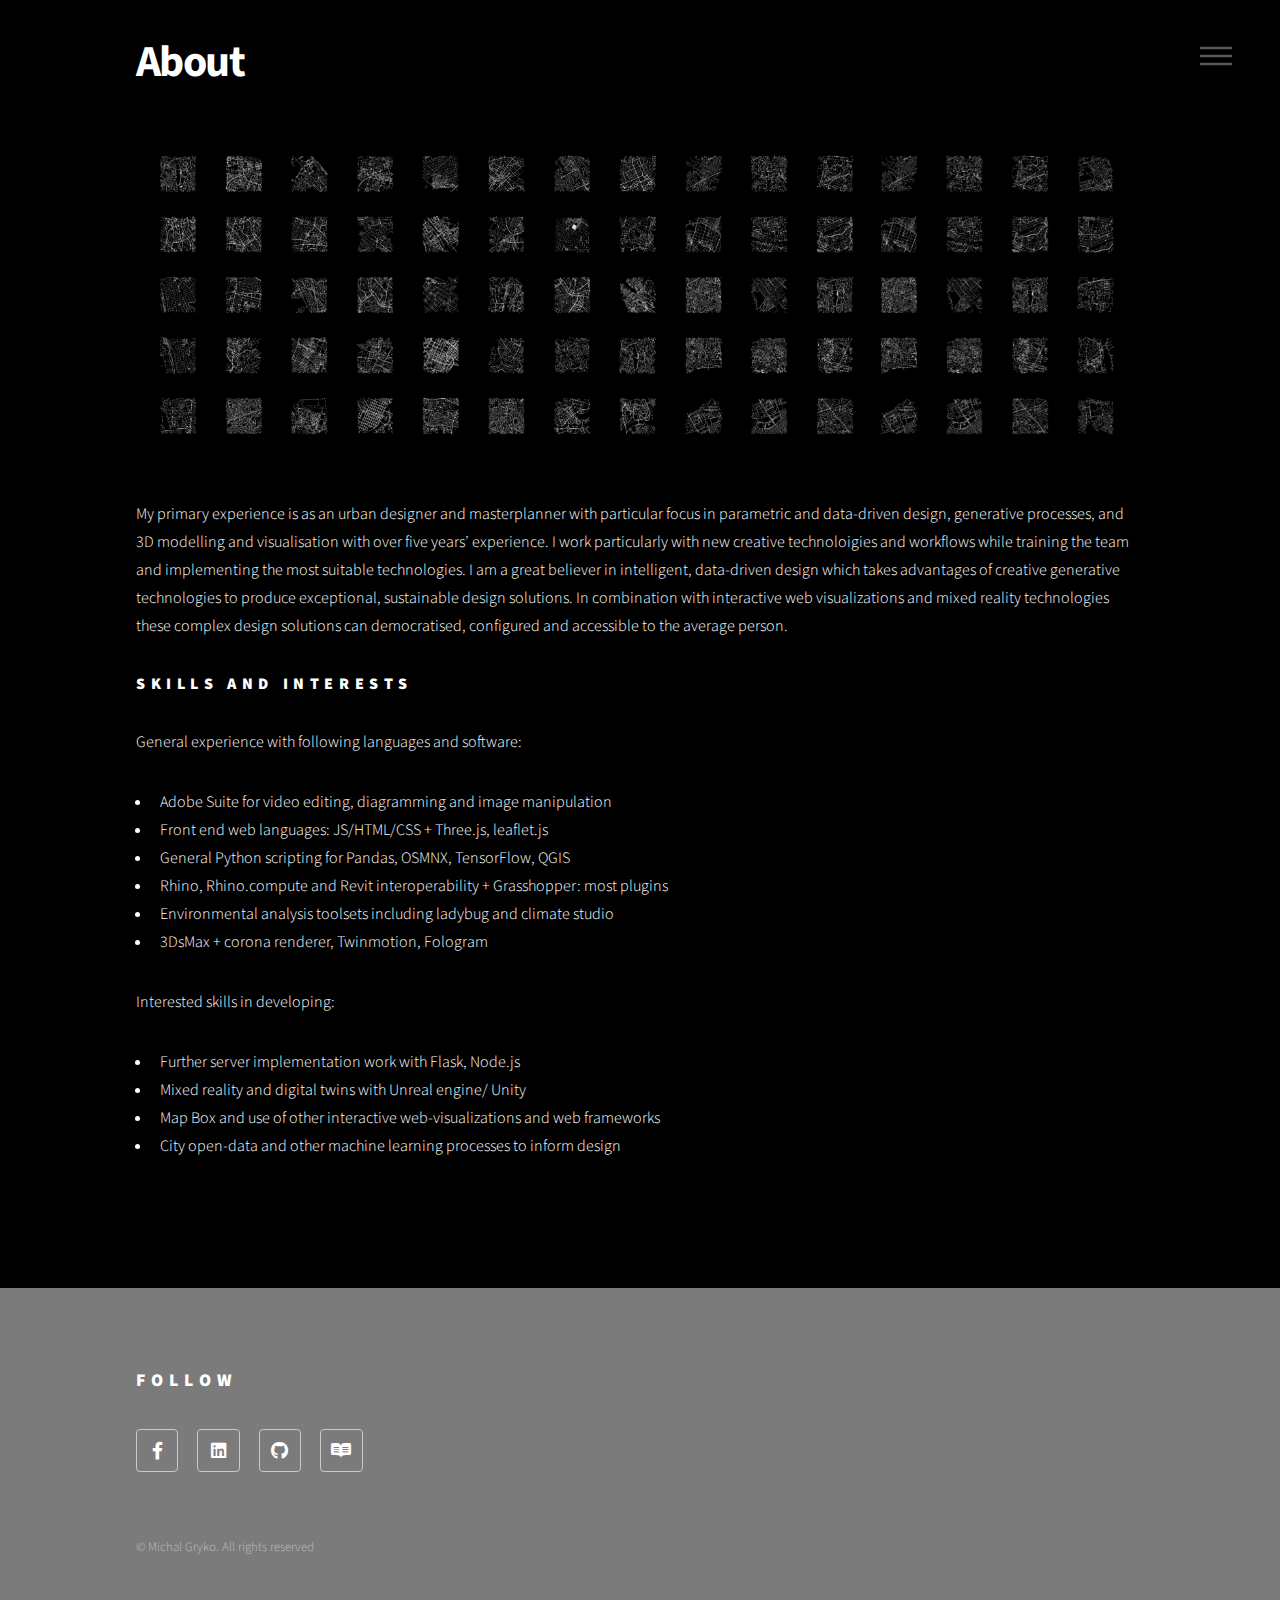
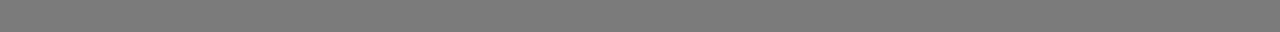
<file: about.html>
<!DOCTYPE HTML>
<!--
	Phantom by HTML5 UP
	html5up.net | @ajlkn
	Free for personal and commercial use under the CCA 3.0 license (html5up.net/license)
-->
<html>
	<head>
		<title</title>
		<meta charset="utf-8" />
		<meta name="viewport" content="width=device-width, initial-scale=1, user-scalable=no" />
		<link rel="stylesheet" href="assets/css/main.css" />
		<noscript><link rel="stylesheet" href="assets/css/noscript.css" /></noscript>
	</head>
	<body class="is-preload">
		<!-- Wrapper -->
			<div id="wrapper">

				<!-- Header -->
					<header id="header">
						<div class="inner">

							<!-- Logo 
								<a href="index.html" class="logo">
									<span class="symbol"><img src="images/logo.svg" alt="" /></span><span class="title">Phantom</span>
								</a>-->

							<!-- Nav -->
								<nav>
									<ul>
										<li><a href="#menu">Menu</a></li>
									</ul>
								</nav>

						</div>
					</header>

				<!-- Menu -->
					<nav id="menu">
						<h2>Menu</h2>
						<ul>
							<li><a href="index.html">Home</a></li>
							<li><a href="about.html">About</a></li>
							<li><a href="training.html">Training</a></li>
							<li><a href="github.html">Github</a></li>
							<li><a href="blogs.html">Blogs</a></li>
							<li><a href="thesis.html">Thesis</a></li>
						</ul>
					</nav>

				<!-- Main -->
					<div id="main">
						<div class="inner">
							<h1>About</h1>
							<span class="image main"><img src="images/citysampleshalfblack.png" alt="" /></span>

							<h3></h3>
							<p>My primary experience is as an urban designer and masterplanner with particular focus in parametric and data-driven design, generative processes, and 3D modelling and visualisation with over five years’ experience.  I work particularly with new creative technoloigies and workflows while training the team and implementing the most suitable technologies.
								I am a great believer in intelligent, data-driven design which takes advantages of creative generative technologies to produce exceptional, sustainable design solutions.  In combination with interactive web visualizations and mixed reality technologies these complex design solutions can democratised, configured and accessible to the average person.  
								</p>
							<p>
							<h3>Skills and Interests</h3>
							<p>General experience with following languages and software:</p>
								<ul>
									<li>Adobe Suite for video editing, diagramming and image manipulation</li>
									<li>Front end web languages: JS/HTML/CSS + Three.js, leaflet.js</li>
									<li>General Python scripting for Pandas, OSMNX, TensorFlow, QGIS</li>
									<li>Rhino, Rhino.compute and Revit interoperability + Grasshopper: most plugins</li>
									<li>Environmental analysis toolsets including ladybug and climate studio</li>
									<li>3DsMax + corona renderer, Twinmotion, Fologram</li>
								  </ul>
							<p>Interested skills in developing:</p>
							<ul>
								<li>Further server implementation work with Flask, Node.js</li>
								<li>Mixed reality and digital twins with Unreal engine/ Unity</li>
								<li>Map Box and use of other interactive web-visualizations and web frameworks</li>
								<li>City open-data and other machine learning processes to inform design</li>
								
							</ul>

							
							
							
						</div>
					</div>

				<!-- Footer -->
				<footer id="footer">
					<div class="inner">
						<!-- <section>
							<h2>Get in touch</h2>
							<form method="post" action="#">
								<div class="fields">
									<div class="field half">
										<input type="text" name="name" id="name" placeholder="Name" />
									</div>
									<div class="field half">
										<input type="email" name="email" id="email" placeholder="Email" />
									</div>
									<div class="field">
										<textarea name="message" id="message" placeholder="Message"></textarea>
									</div>
								</div>
								<ul class="actions">
									<li><input type="submit" value="Send" class="primary" /></li>
								</ul>
							</form>
						</section>-->
						<section>
							<h2>Follow</h2>
							<ul class="icons">
								
								<li><a href="https://www.facebook.com/michal.gryko.3/" class="icon brands style2 fa-facebook-f"><span class="label">Facebook</span></a></li>
								<!--<li><a href="#" class="icon brands style2 fa-instagram"><span class="label">Instagram</span></a></li>-->
								<li><a href="https://www.linkedin.com/in/michal-gryko-952892131/" class="icon brands style2 fa-linkedin"><span class="label">Linkedin</span></a></li>
								<li><a href="https://github.com/michalgrykoiaac" class="icon brands style2 fa-github"><span class="label">GitHub</span></a></li>
								<li><a href="https://issuu.com/michalgryko" class="icon brands style2  fa-readme"><span class="label">Issuu</span></a></li>
								
								
							</ul>
						</section>
						<ul class="copyright">
							<li>&copy; Michal Gryko. All rights reserved</li>
						</ul>
					</div>
				</footer>

		</div>

	<!-- Scripts -->
		<script src="assets/js/jquery.min.js"></script>
		<script src="assets/js/browser.min.js"></script>
		<script src="assets/js/breakpoints.min.js"></script>
		<script src="assets/js/util.js"></script>
		<script src="assets/js/main.js"></script>

</body>
</html>
</file>
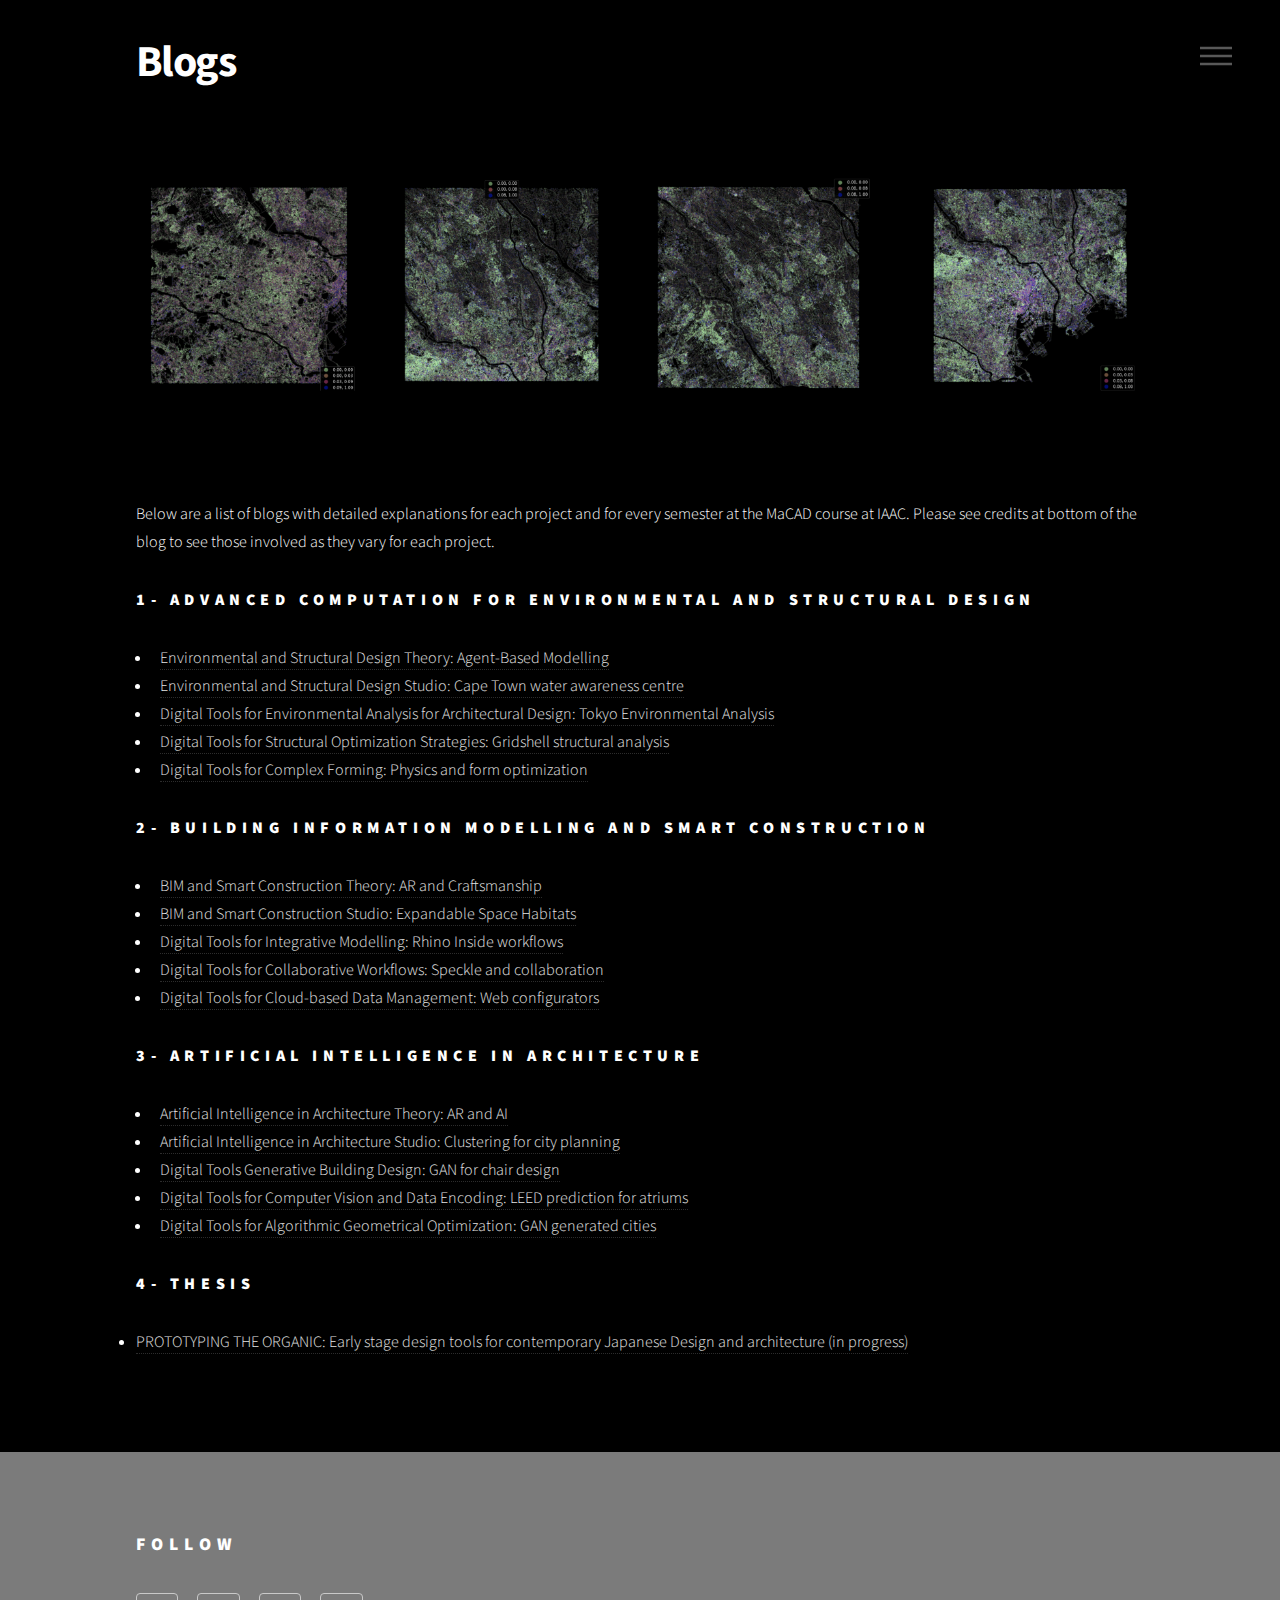
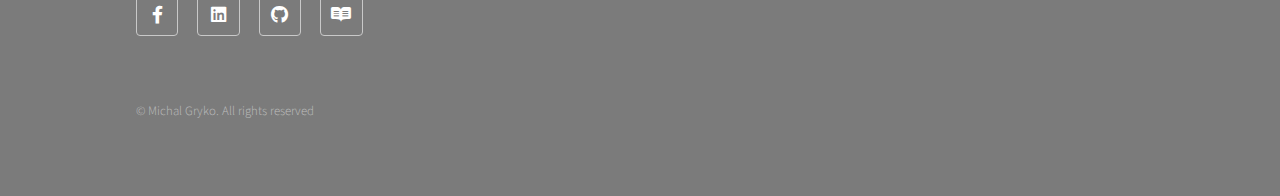
<file: blogs.html>
<!DOCTYPE HTML>
<!--
	Phantom by HTML5 UP
	html5up.net | @ajlkn
	Free for personal and commercial use under the CCA 3.0 license (html5up.net/license)
-->
<html>
	<head>
		<title></title>
		<meta charset="utf-8" />
		<meta name="viewport" content="width=device-width, initial-scale=1, user-scalable=no" />
		<link rel="stylesheet" href="assets/css/main.css" />
		<noscript><link rel="stylesheet" href="assets/css/noscript.css" /></noscript>
	</head>
	<body class="is-preload">
		<!-- Wrapper -->
			<div id="wrapper">

				<!-- Header -->
					<header id="header">
						<div class="inner">

							<!-- Logo 
								<a href="index.html" class="logo">
									<span class="symbol"><img src="images/logo.svg" alt="" /></span><span class="title">Phantom</span>
								</a>-->

							<!-- Nav -->
								<nav>
									<ul>
										<li><a href="#menu">Menu</a></li>
									</ul>
								</nav>

						</div>
					</header>

				<!-- Menu -->
					<nav id="menu">
						<h2>Menu</h2>
						<ul>
							<li><a href="index.html">Home</a></li>
							<li><a href="about.html">About</a></li>
							<li><a href="training.html">Training</a></li>
							<li><a href="github.html">Github</a></li>
							<li><a href="blogs.html">Blogs</a></li>
							<li><a href="thesis.html">Thesis</a></li>
						</ul>
					</nav>

				<!-- Main -->
					<div id="main">
						<div class="inner">
							<h1>Blogs</h1>
							<span class="image main"><img src="images/clusteringsamplesbblakc.png" alt="" /></span>

							<p> Below are a list of blogs with detailed explanations for each project and for every semester at the MaCAD course at IAAC.  Please see credits at bottom of the blog to see those involved as they vary for each project.</p>

							<h3>1- Advanced Computation for Environmental and Structural Design</h3>
								<ul>
									<li><a href="https://www.iaacblog.com/programs/simulation-visualisation-energy-related-occupant-behaviour/">Environmental and Structural Design Theory: Agent-Based Modelling</a></li>
									<li><a href="https://www.iaacblog.com/programs/cape-town-water-awareness-centre/">Environmental and Structural Design Studio: Cape Town water awareness centre</a></li>
									<li><a href="https://www.iaacblog.com/programs/golden-gai-town-environmental-analysis/">Digital Tools for Environmental Analysis for Architectural Design: Tokyo Environmental Analysis</a></li>
									<li><a href="https://www.iaacblog.com/programs/fynbos-structural-analysis/">Digital Tools for Structural Optimization Strategies: Gridshell structural analysis</a></li>
									<li><a href="https://www.iaacblog.com/programs/frost-flower-complex-forming/">Digital Tools for Complex Forming: Physics and form optimization</a></li>
								</ul>

							<h3>2- Building Information Modelling and Smart Construction</h3>
							<ul>
								<li><a href="https://www.iaacblog.com/programs/augmenting-craftsmanship-theory/">BIM and Smart Construction Theory: AR and Craftsmanship </a></li>
								<li><a href="https://www.iaacblog.com/programs/space-worker-expandable-space-habitats/">BIM and Smart Construction Studio: Expandable Space Habitats </a></li>
								<li><a href="https://www.iaacblog.com/programs/space-architecture-revit-rhino-inside/">Digital Tools for Integrative Modelling: Rhino Inside workflows </a></li>
								<li><a href="https://www.iaacblog.com/programs/leo-work-module-collaborative-workflows/">Digital Tools for Collaborative Workflows: Speckle and collaboration </a></li>
								<li><a href="https://www.iaacblog.com/programs/skyglazer-cloud-based-data-management/">Digital Tools for Cloud-based Data Management: Web configurators</a></li>
							</ul>

							<h3>3- Artificial Intelligence in Architecture</h3>
							<ul>
								<li><a href="https://www.iaacblog.com/programs/unreality-ai-transcending-dimensionality/">Artificial Intelligence in Architecture Theory: AR and AI </a></li>
								<li><a href="https://www.iaacblog.com/programs/urban-artefacts-filling-voids/">Artificial Intelligence in Architecture Studio: Clustering for city planning </a></li>
								<li><a href="https://www.iaacblog.com/programs/chair-convulgence-generative-planning/">Digital Tools Generative Building Design: GAN for chair design </a></li>
								<li><a href="https://www.iaacblog.com/programs/daylighting-prediction-atriums-leed-ieq-approach/">Digital Tools for Computer Vision and Data Encoding: LEED prediction for atriums </a></li>
								<li><a href="https://www.iaacblog.com/programs/neotokyo-geometric-optimization/">Digital Tools for Algorithmic Geometrical Optimization: GAN generated cities </a></li>
							</ul>

							<h3>4- Thesis </h3>
								<li><a href="#">PROTOTYPING THE ORGANIC: Early stage design tools for contemporary Japanese Design and architecture (in progress) </a></li>
							</ul>
						</div>
					</div>

				<!-- Footer -->
				<footer id="footer">
					<div class="inner">
						<!--<section>
							<h2>Get in touch</h2>
							<form method="post" action="#">
								<div class="fields">
									<div class="field half">
										<input type="text" name="name" id="name" placeholder="Name" />
									</div>
									<div class="field half">
										<input type="email" name="email" id="email" placeholder="Email" />
									</div>
									<div class="field">
										<textarea name="message" id="message" placeholder="Message"></textarea>
									</div>
								</div>
								<ul class="actions">
									<li><input type="submit" value="Send" class="primary" /></li>
								</ul>
							</form>
						</section>-->
						<section>
							<h2>Follow</h2>
							<ul class="icons">
								
								<li><a href="https://www.facebook.com/michal.gryko.3/" class="icon brands style2 fa-facebook-f"><span class="label">Facebook</span></a></li>
								<!--<li><a href="#" class="icon brands style2 fa-instagram"><span class="label">Instagram</span></a></li>-->
								<li><a href="https://www.linkedin.com/in/michal-gryko-952892131/" class="icon brands style2 fa-linkedin"><span class="label">Linkedin</span></a></li>
								<li><a href="https://github.com/michalgrykoiaac" class="icon brands style2 fa-github"><span class="label">GitHub</span></a></li>
								<li><a href="https://issuu.com/michalgryko" class="icon brands style2  fa-readme"><span class="label">Issuu</span></a></li>
								
								
							</ul>
						</section>
						<ul class="copyright">
							<li>&copy; Michal Gryko. All rights reserved</li>
						</ul>
					</div>
				</footer>

		</div>

	<!-- Scripts -->
		<script src="assets/js/jquery.min.js"></script>
		<script src="assets/js/browser.min.js"></script>
		<script src="assets/js/breakpoints.min.js"></script>
		<script src="assets/js/util.js"></script>
		<script src="assets/js/main.js"></script>

</body>
</html>
</file>
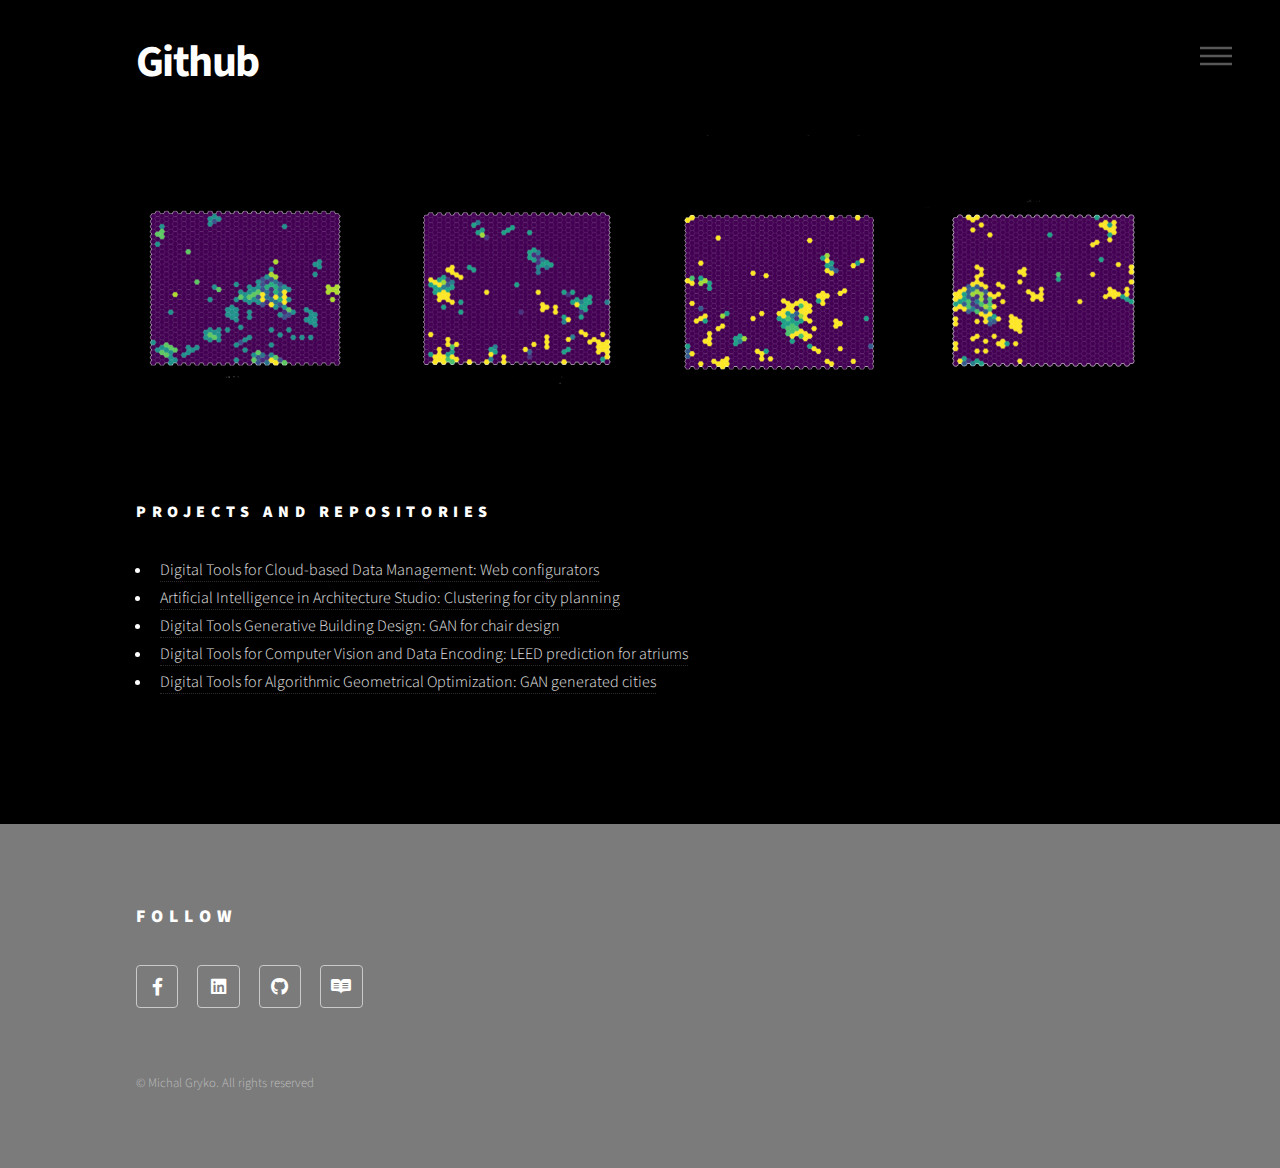
<file: github.html>
<!DOCTYPE HTML>
<!--
	Phantom by HTML5 UP
	html5up.net | @ajlkn
	Free for personal and commercial use under the CCA 3.0 license (html5up.net/license)
-->
<html>
	<head>
		<title></title>
		<meta charset="utf-8" />
		<meta name="viewport" content="width=device-width, initial-scale=1, user-scalable=no" />
		<link rel="stylesheet" href="assets/css/main.css" />
		<noscript><link rel="stylesheet" href="assets/css/noscript.css" /></noscript>
	</head>
	<body class="is-preload">
		<!-- Wrapper -->
			<div id="wrapper">

				<!-- Header -->
					<header id="header">
						<div class="inner">

							<!-- Logo 
								<a href="index.html" class="logo">
									<span class="symbol"><img src="images/logo.svg" alt="" /></span><span class="title">Phantom</span>
								</a>-->

							<!-- Nav -->
								<nav>
									<ul>
										<li><a href="#menu">Menu</a></li>
									</ul>
								</nav>

						</div>
					</header>

				<!-- Menu -->
					<nav id="menu">
						<h2>Menu</h2>
						<ul>
							<li><a href="index.html">Home</a></li>
							<li><a href="about.html">About</a></li>
							<li><a href="training.html">Training</a></li>
							<li><a href="github.html">Github</a></li>
							<li><a href="blogs.html">Blogs</a></li>
							<li><a href="thesis.html">Blogs</a></li>
						</ul>
					</nav>

				<!-- Main -->
					<div id="main">
						<div class="inner">
							<h1>Github</h1>
							<span class="image main"><img src="images/clusteringtokyo.png" alt="" /></span>


							<h3>Projects and Repositories</h3>
							<ul>
								<li><a href="https://github.com/michalgrykoiaac/compute.rhino3d.appserver-1">Digital Tools for Cloud-based Data Management: Web configurators</a></li>
								<li><a href="https://github.com/michalgrykoiaac/Urban-Artefacts">Artificial Intelligence in Architecture Studio: Clustering for city planning </a></li>
								<li><a href="https://github.com/michalgrykoiaac/CH-AI-R-CONVERGENCE">Digital Tools Generative Building Design: GAN for chair design </a></li>
								<li><a href="https://github.com/michalgrykoiaac/Daylighting-for-Atriums">Digital Tools for Computer Vision and Data Encoding: LEED prediction for atriums </a></li>
								<li><a href="https://github.com/michalgrykoiaac/Neo-Tokyo">Digital Tools for Algorithmic Geometrical Optimization: GAN generated cities </a></li>
							</ul>
								
							
						</div>
					</div>

				<!-- Footer -->
				<footer id="footer">
					<div class="inner">
						<!-- <section>
							<h2>Get in touch</h2>
							<form method="post" action="#">
								<div class="fields">
									<div class="field half">
										<input type="text" name="name" id="name" placeholder="Name" />
									</div>
									<div class="field half">
										<input type="email" name="email" id="email" placeholder="Email" />
									</div>
									<div class="field">
										<textarea name="message" id="message" placeholder="Message"></textarea>
									</div>
								</div>
								<ul class="actions">
									<li><input type="submit" value="Send" class="primary" /></li>
								</ul>
							</form>
						</section>-->
						<section>
							<h2>Follow</h2>
							<ul class="icons">
								
								<li><a href="https://www.facebook.com/michal.gryko.3/" class="icon brands style2 fa-facebook-f"><span class="label">Facebook</span></a></li>
								<!--<li><a href="#" class="icon brands style2 fa-instagram"><span class="label">Instagram</span></a></li>-->
								<li><a href="https://www.linkedin.com/in/michal-gryko-952892131/" class="icon brands style2 fa-linkedin"><span class="label">Linkedin</span></a></li>
								<li><a href="https://github.com/michalgrykoiaac" class="icon brands style2 fa-github"><span class="label">GitHub</span></a></li>
								<li><a href="https://issuu.com/michalgryko" class="icon brands style2  fa-readme"><span class="label">Issuu</span></a></li>
								
								
							</ul>
						</section>
						<ul class="copyright">
							<li>&copy; Michal Gryko. All rights reserved</li>
						</ul>
					</div>
				</footer>

		</div>

	<!-- Scripts -->
		<script src="assets/js/jquery.min.js"></script>
		<script src="assets/js/browser.min.js"></script>
		<script src="assets/js/breakpoints.min.js"></script>
		<script src="assets/js/util.js"></script>
		<script src="assets/js/main.js"></script>

</body>
</html>
</file>
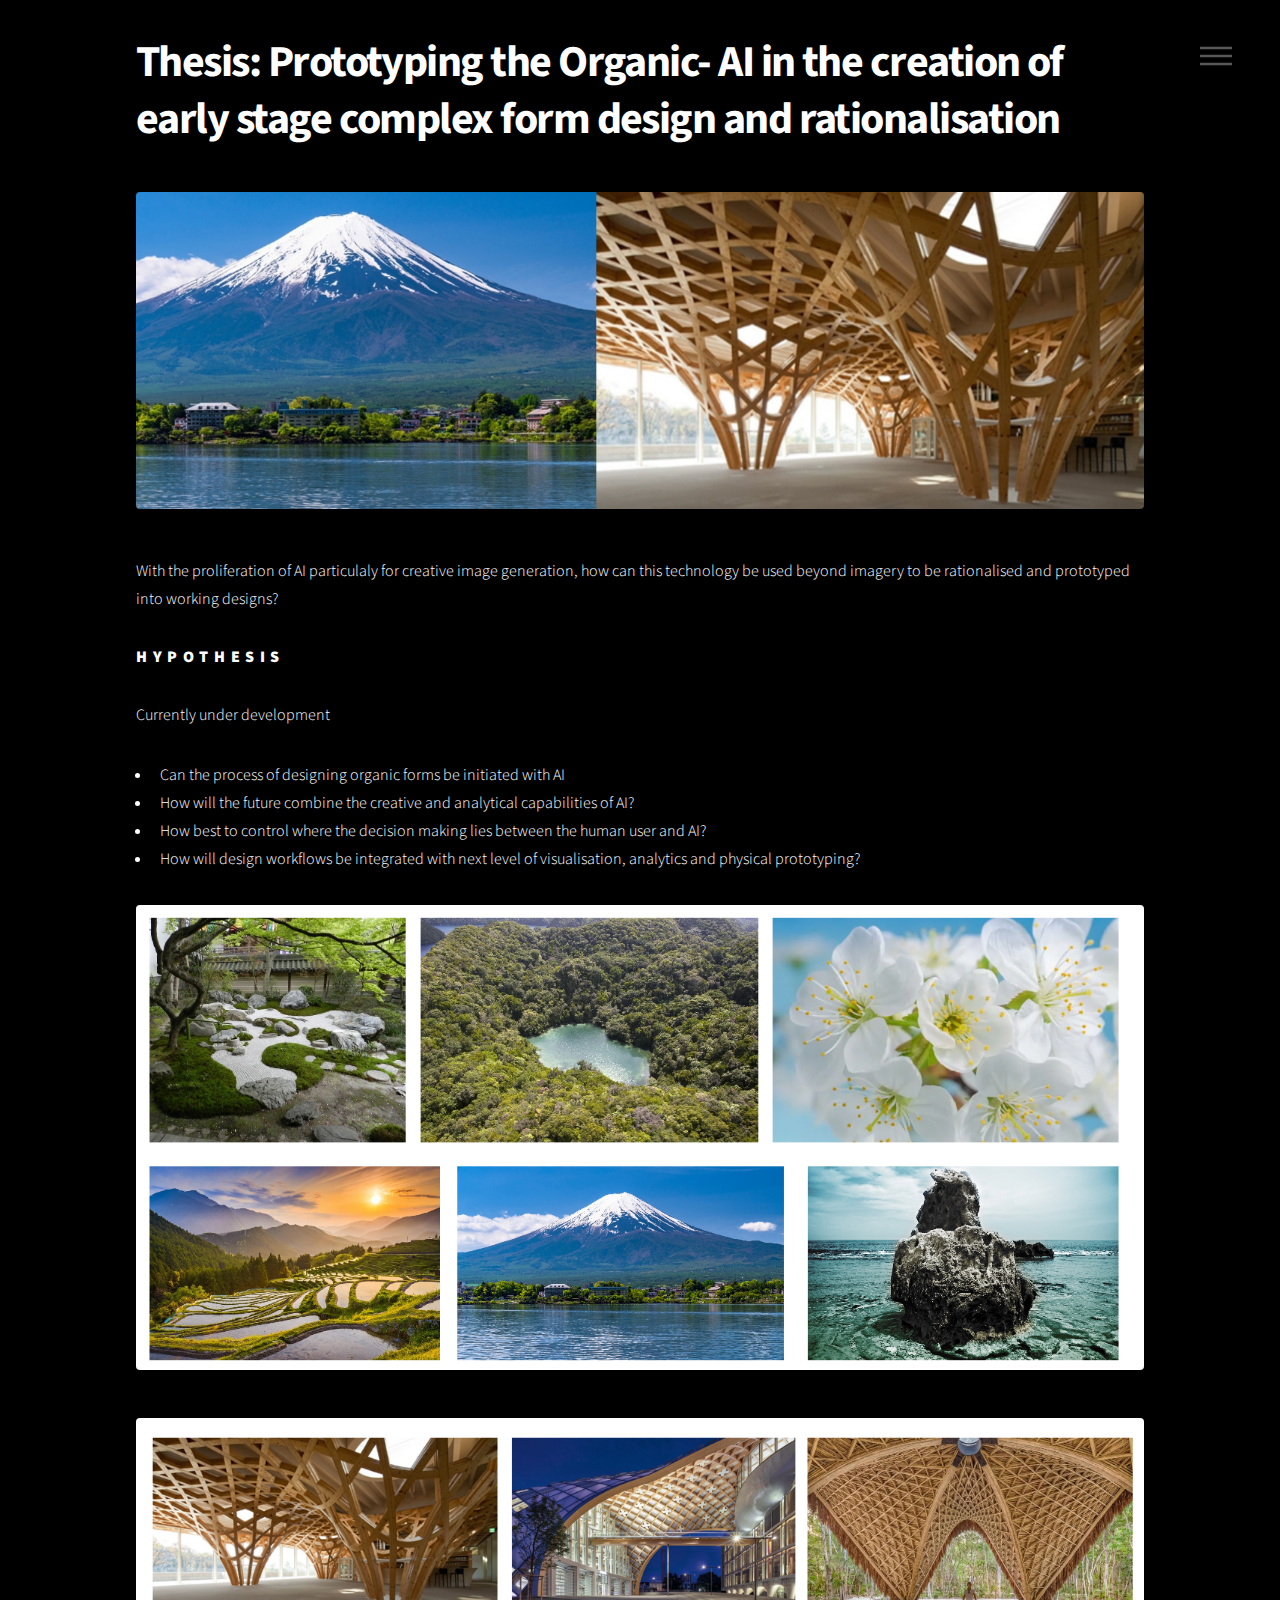
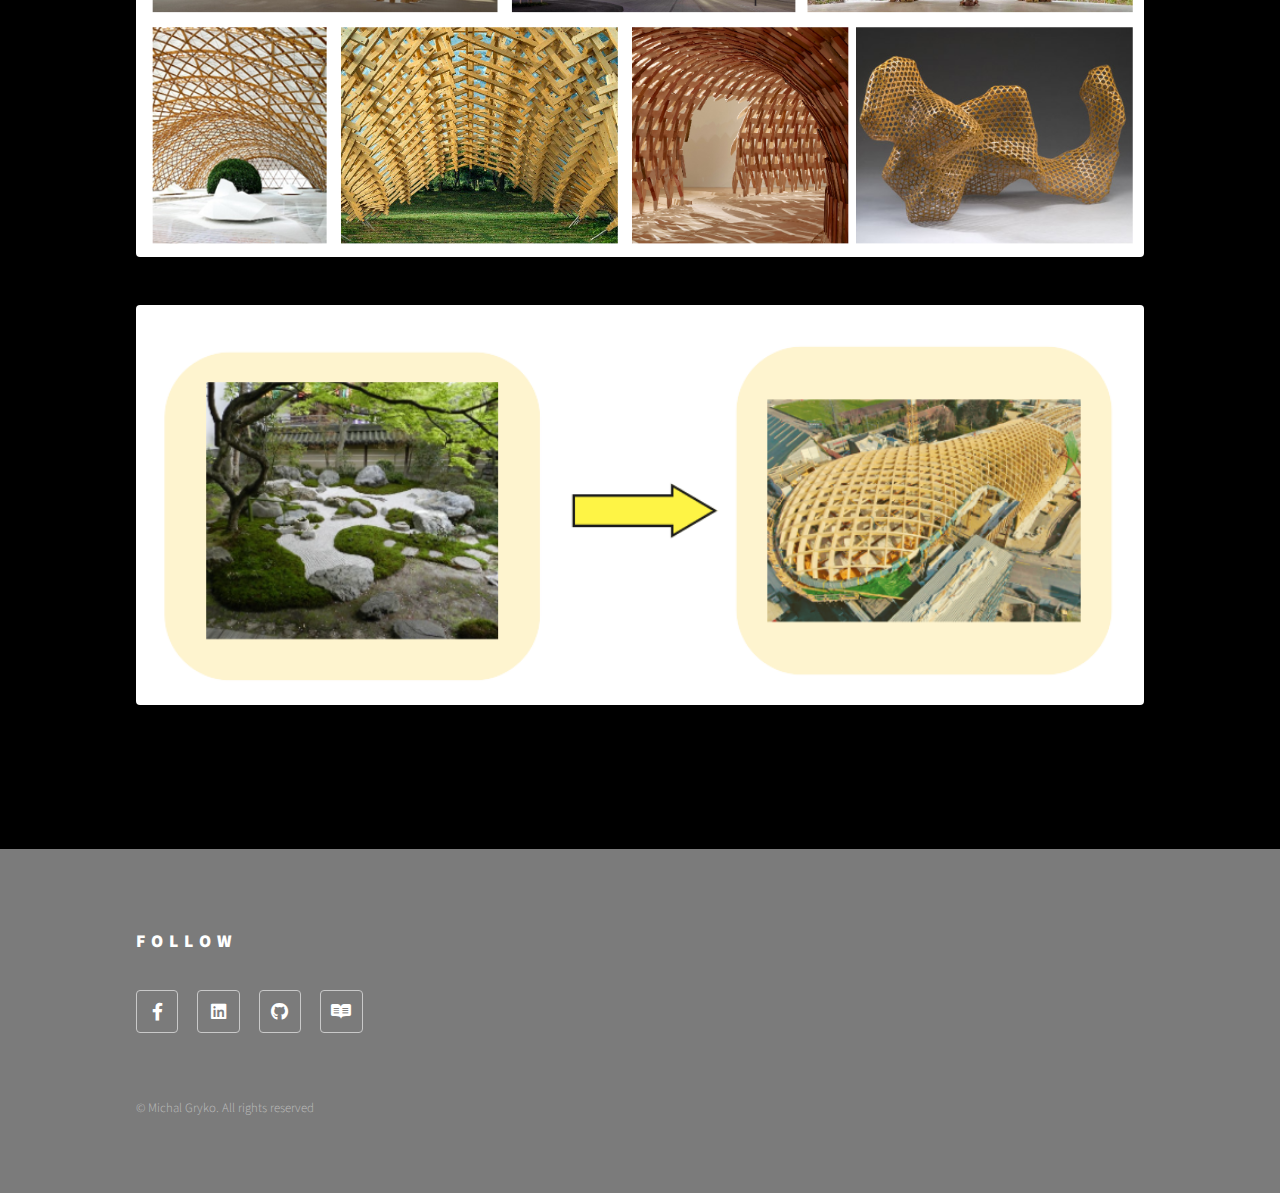
<file: thesis.html>
<!DOCTYPE HTML>
<!--
	Phantom by HTML5 UP
	html5up.net | @ajlkn
	Free for personal and commercial use under the CCA 3.0 license (html5up.net/license)
-->
<html>
	<head>
		<title</title>
		<meta charset="utf-8" />
		<meta name="viewport" content="width=device-width, initial-scale=1, user-scalable=no" />
		<link rel="stylesheet" href="assets/css/main.css" />
		<noscript><link rel="stylesheet" href="assets/css/noscript.css" /></noscript>
	</head>
	<body class="is-preload">
		<!-- Wrapper -->
			<div id="wrapper">

				<!-- Header -->
					<header id="header">
						<div class="inner">

							<!-- Logo 
								<a href="index.html" class="logo">
									<span class="symbol"><img src="images/logo.svg" alt="" /></span><span class="title">Phantom</span>
								</a>-->

							<!-- Nav -->
								<nav>
									<ul>
										<li><a href="#menu">Menu</a></li>
									</ul>
								</nav>

						</div>
					</header>

				<!-- Menu -->
					<nav id="menu">
						<h2>Menu</h2>
						<ul>
							<li><a href="index.html">Home</a></li>
							<li><a href="about.html">About</a></li>
							<li><a href="training.html">Training</a></li>
							<li><a href="github.html">Github</a></li>
							<li><a href="blogs.html">Blogs</a></li>
							<li><a href="thesis.html">Thesis</a></li>
						</ul>
					</nav>

				<!-- Main -->
					<div id="main">
						<div class="inner">
							<h1>Thesis: Prototyping the Organic- AI in the creation of early stage complex form design and rationalisation</h1>
							<span class="image main"><img src="images/combineAIhorizontal.jpg" alt="" /></span>

							<h3></h3>
							<p> With the proliferation of AI particulaly for creative image generation, how can this technology be used beyond imagery to be rationalised and prototyped into working designs?</p>
							<p>
							<h3>Hypothesis</h3>
							<p>Currently under development</p>
								<ul>
									<li>Can the process of designing organic forms be initiated with AI</li>
									<li>How will the future combine the creative and analytical capabilities of AI?</li>
									<li>How best to control where the decision making lies between the human user and AI?</li>
									<li>How will design workflows be integrated with next level of visualisation, analytics and physical prototyping?</li>
								  </ul>

							<span class="image main"><img src="images/nature.png" alt="" /></span>
							<span class="image main"><img src="images/architecture.png" alt="" /></span>
							<span class="image main"><img src="images/image to building.png" alt="" /></span>
					
							
						</div>
					</div>

				<!-- Footer -->
				<footer id="footer">
					<div class="inner">
						<!-- <section>
							<h2>Get in touch</h2>
							<form method="post" action="#">
								<div class="fields">
									<div class="field half">
										<input type="text" name="name" id="name" placeholder="Name" />
									</div>
									<div class="field half">
										<input type="email" name="email" id="email" placeholder="Email" />
									</div>
									<div class="field">
										<textarea name="message" id="message" placeholder="Message"></textarea>
									</div>
								</div>
								<ul class="actions">
									<li><input type="submit" value="Send" class="primary" /></li>
								</ul>
							</form>
						</section>-->
						<section>
							<h2>Follow</h2>
							<ul class="icons">
								
								<li><a href="https://www.facebook.com/michal.gryko.3/" class="icon brands style2 fa-facebook-f"><span class="label">Facebook</span></a></li>
								<!--<li><a href="#" class="icon brands style2 fa-instagram"><span class="label">Instagram</span></a></li>-->
								<li><a href="https://www.linkedin.com/in/michal-gryko-952892131/" class="icon brands style2 fa-linkedin"><span class="label">Linkedin</span></a></li>
								<li><a href="https://github.com/michalgrykoiaac" class="icon brands style2 fa-github"><span class="label">GitHub</span></a></li>
								<li><a href="https://issuu.com/michalgryko" class="icon brands style2  fa-readme"><span class="label">Issuu</span></a></li>
								
								
							</ul>
						</section>
						<ul class="copyright">
							<li>&copy; Michal Gryko. All rights reserved</li>
						</ul>
					</div>
				</footer>

		</div>

	<!-- Scripts -->
		<script src="assets/js/jquery.min.js"></script>
		<script src="assets/js/browser.min.js"></script>
		<script src="assets/js/breakpoints.min.js"></script>
		<script src="assets/js/util.js"></script>
		<script src="assets/js/main.js"></script>

</body>
</html>
</file>
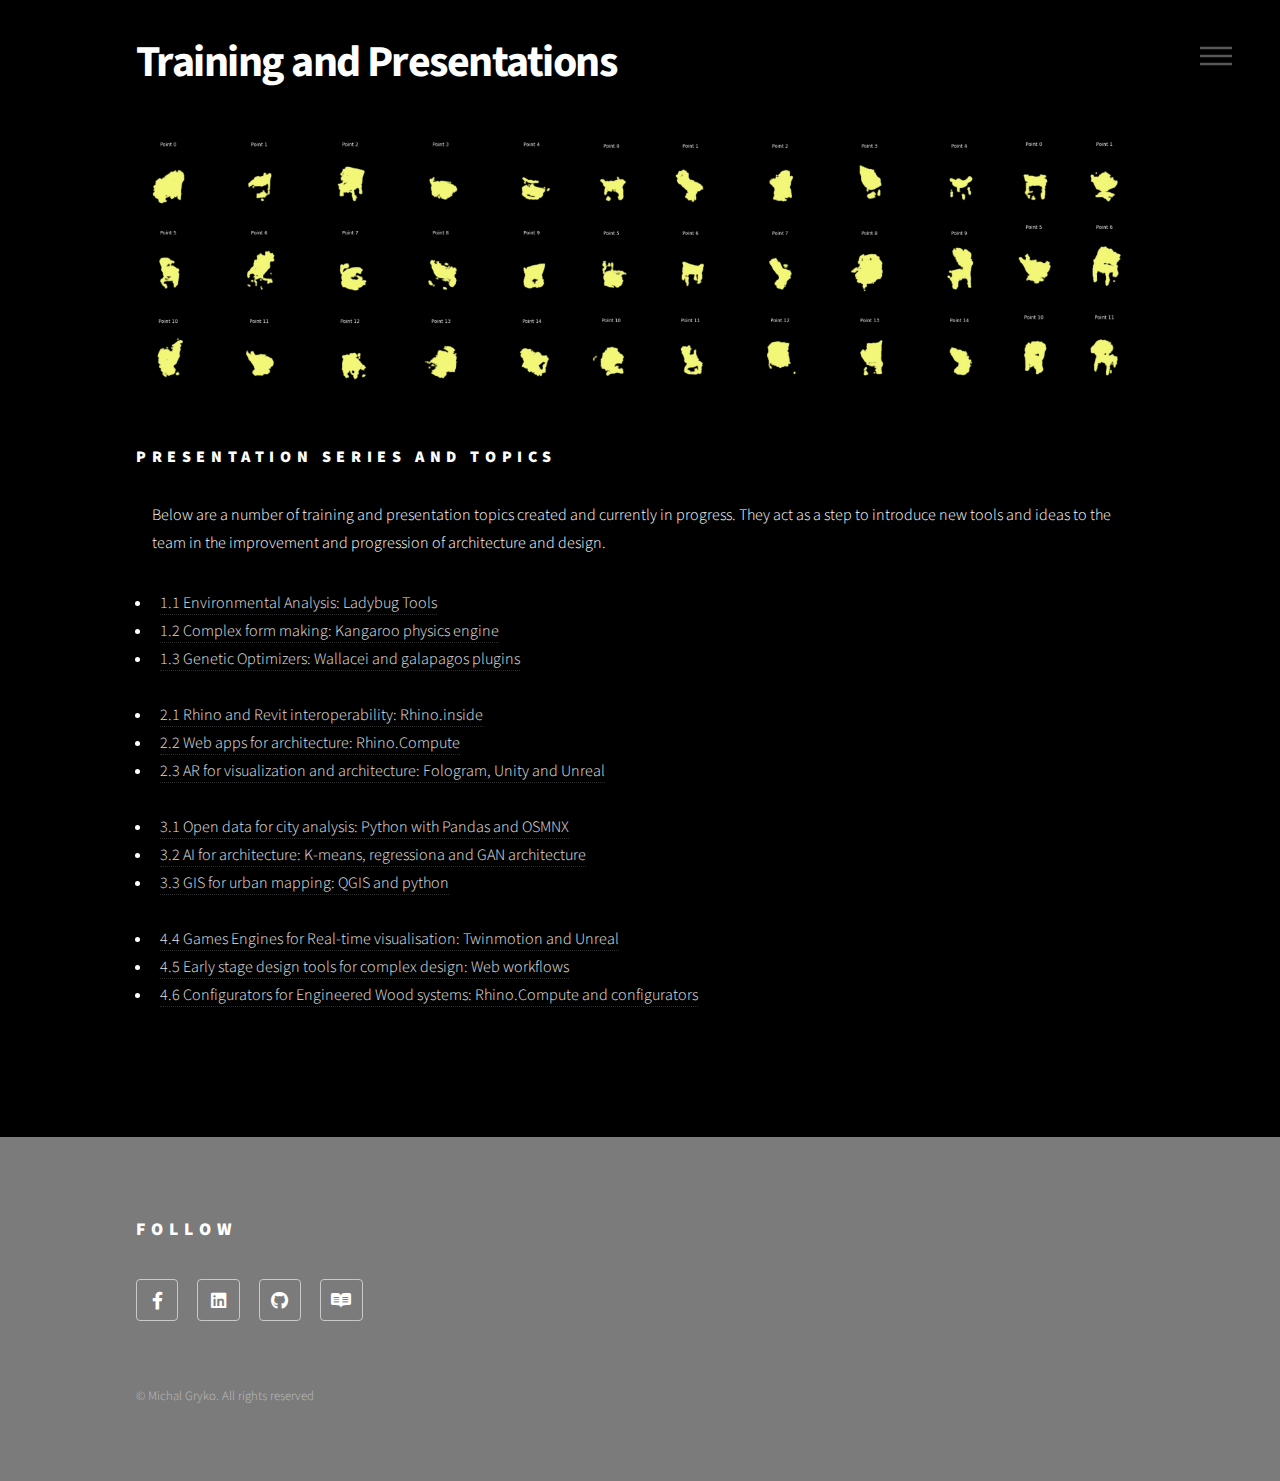
<file: training.html>
<!DOCTYPE HTML>
<!--
	Phantom by HTML5 UP
	html5up.net | @ajlkn
	Free for personal and commercial use under the CCA 3.0 license (html5up.net/license)
-->
<html>
	<head>
		<title></title>
		<meta charset="utf-8" />
		<meta name="viewport" content="width=device-width, initial-scale=1, user-scalable=no" />
		<link rel="stylesheet" href="assets/css/main.css" />
		<noscript><link rel="stylesheet" href="assets/css/noscript.css" /></noscript>
	</head>
	<body class="is-preload">
		<!-- Wrapper -->
			<div id="wrapper">

				<!-- Header -->
					<header id="header">
						<div class="inner">

							<!-- Logo 
								<a href="index.html" class="logo">
									<span class="symbol"><img src="images/logo.svg" alt="" /></span><span class="title">Phantom</span>
								</a>-->

							<!-- Nav -->
								<nav>
									<ul>
										<li><a href="#menu">Menu</a></li>
									</ul>
								</nav>

						</div>
					</header>

				<!-- Menu -->
					<nav id="menu">
						<h2>Menu</h2>
						<ul>
							<li><a href="index.html">Home</a></li>
							<li><a href="about.html">About</a></li>
							<li><a href="training.html">Training</a></li>
							<li><a href="github.html">Github</a></li>
							<li><a href="blogs.html">Blogs</a></li>
							<li><a href="thesis.html">Thesis</a></li>
						</ul>
					</nav>

				<!-- Main -->
					<div id="main">
						<div class="inner">
							<h1>Training and Presentations</h1>
							<span class="image main"><img src="images/chairshalfblack.png" alt="" /></span>


							<h3>Presentation series and Topics</h3>
							<ul>
								<p>Below are a number of training and presentation topics created and currently in progress.  They act as a step to introduce new tools and ideas to the team in the improvement and progression of architecture and design. </p>
								<li><a>1.1	Environmental Analysis: Ladybug Tools</a></li>
								<li><a>1.2	Complex form making: Kangaroo physics engine</a></li>
								<li><a>1.3	Genetic Optimizers: Wallacei and galapagos plugins</a></li>
								<br>
								<li><a>2.1 Rhino and Revit interoperability: Rhino.inside</a></li>
								<li><a>2.2	Web apps for architecture: Rhino.Compute</a></li>
								<li><a>2.3	AR for visualization and architecture: Fologram, Unity and Unreal</a></li>
								<br>
								<li><a>3.1 Open data for city analysis: Python with Pandas and OSMNX</a></li>
								<li><a>3.2 AI for architecture: K-means, regressiona and GAN architecture</a></li>
								<li><a>3.3 GIS for urban mapping: QGIS and python</a></li>
								<br>
								<li><a>4.4 Games Engines for Real-time visualisation: Twinmotion and Unreal</a></li>
								<li><a>4.5 Early stage design tools for complex design: Web workflows</a></li>
								<li><a>4.6 Configurators for Engineered Wood systems: Rhino.Compute and configurators</a></li>
							</ul>
								
							
						</div>
					</div>

				<!-- Footer -->
				<footer id="footer">
					<div class="inner">
						<!-- <section>
							<h2>Get in touch</h2>
							<form method="post" action="#">
								<div class="fields">
									<div class="field half">
										<input type="text" name="name" id="name" placeholder="Name" />
									</div>
									<div class="field half">
										<input type="email" name="email" id="email" placeholder="Email" />
									</div>
									<div class="field">
										<textarea name="message" id="message" placeholder="Message"></textarea>
									</div>
								</div>
								<ul class="actions">
									<li><input type="submit" value="Send" class="primary" /></li>
								</ul>
							</form>
						</section>-->
						<section>
							<h2>Follow</h2>
							<ul class="icons">
								
								<li><a href="https://www.facebook.com/michal.gryko.3/" class="icon brands style2 fa-facebook-f"><span class="label">Facebook</span></a></li>
								<!--<li><a href="#" class="icon brands style2 fa-instagram"><span class="label">Instagram</span></a></li>-->
								<li><a href="https://www.linkedin.com/in/michal-gryko-952892131/" class="icon brands style2 fa-linkedin"><span class="label">Linkedin</span></a></li>
								<li><a href="https://github.com/michalgrykoiaac" class="icon brands style2 fa-github"><span class="label">GitHub</span></a></li>
								<li><a href="https://issuu.com/michalgryko" class="icon brands style2  fa-readme"><span class="label">Issuu</span></a></li>
								
								
							</ul>
						</section>
						<ul class="copyright">
							<li>&copy; Michal Gryko. All rights reserved</li>
						</ul>
					</div>
				</footer>

		</div>

	<!-- Scripts -->
		<script src="assets/js/jquery.min.js"></script>
		<script src="assets/js/browser.min.js"></script>
		<script src="assets/js/breakpoints.min.js"></script>
		<script src="assets/js/util.js"></script>
		<script src="assets/js/main.js"></script>

</body>
</html>
</file>
<file: assets/css/noscript.css>
/*
	Phantom by HTML5 UP
	html5up.net | @ajlkn
	Free for personal and commercial use under the CCA 3.0 license (html5up.net/license)
*/

/* Tiles */

	body.is-preload .tiles article {
		-moz-transform: none;
		-webkit-transform: none;
		-ms-transform: none;
		transform: none;
		opacity: 1;
	}
</file>
<file: assets/css/main.css>
@import url(fontawesome-all.min.css);
@import url("https://fonts.googleapis.com/css?family=Source+Sans+Pro:300,700,900");

/*
	Phantom by HTML5 UP
	html5up.net | @ajlkn
	Free for personal and commercial use under the CCA 3.0 license (html5up.net/license)
*/

html, body, div, span, applet, object,
iframe, h1, h2, h3, h4, h5, h6, p, blockquote,
pre, a, abbr, acronym, address, big, cite,
code, del, dfn, em, img, ins, kbd, q, s, samp,
small, strike, strong, sub, sup, tt, var, b,
u, i, center, dl, dt, dd, ol, ul, li, fieldset,
form, label, legend, table, caption, tbody,
tfoot, thead, tr, th, td, article, aside,
canvas, details, embed, figure, figcaption,
footer, header, hgroup, menu, nav, output, ruby,
section, summary, time, mark, audio, video {
	margin: 0;
	padding: 0;
	border: 0;
	font-size: 100%;
	font: inherit;
	vertical-align: baseline;}

article, aside, details, figcaption, figure,
footer, header, hgroup, menu, nav, section {
	display: block;}

body {
	line-height: 1;
}

ol, ul {
	list-style: none;
}

blockquote, q {
	quotes: none;
}

	blockquote:before, blockquote:after, q:before, q:after {
		content: '';
		content: none;
	}

table {
	border-collapse: collapse;
	border-spacing: 0;
}

body {
	-webkit-text-size-adjust: none;
}

mark {
	background-color: transparent;
	color: inherit;
}

input::-moz-focus-inner {
	border: 0;
	padding: 0;
}

input, select, textarea {
	-moz-appearance: none;
	-webkit-appearance: none;
	-ms-appearance: none;
	appearance: none;
}

/* Basic */

	@-ms-viewport {
		width: device-width;
	}

	body {
		-ms-overflow-style: scrollbar;
	}

	@media screen and (max-width: 480px) {

		html, body {
			min-width: 320px;
		}

	}

	html {
		box-sizing: border-box;
	}

	*, *:before, *:after {
		box-sizing: inherit;
	}

	body {
		background: #000000;
	}

		body.is-preload *, body.is-preload *:before, body.is-preload *:after {
			-moz-animation: none !important;
			-webkit-animation: none !important;
			-ms-animation: none !important;
			animation: none !important;
			-moz-transition: none !important;
			-webkit-transition: none !important;
			-ms-transition: none !important;
			transition: none !important;
		}

		br{
			line-height: 1px;
		}

/* Type */

	body, input, select, textarea {
		color: #ffffff;
		font-family: "Source Sans Pro", Helvetica, sans-serif;
		font-size: 16pt;
		font-weight: 300;
		line-height: 1.75;
	}

		@media screen and (max-width: 1680px) {

			body, input, select, textarea {
				font-size: 14pt;
			}

		}

		@media screen and (max-width: 1280px) {

			body, input, select, textarea {
				font-size: 12pt;
			}

		}

	a {
		-moz-transition: border-bottom-color 0.2s ease, color 0.2s ease;
		-webkit-transition: border-bottom-color 0.2s ease, color 0.2s ease;
		-ms-transition: border-bottom-color 0.2s ease, color 0.2s ease;
		transition: border-bottom-color 0.2s ease, color 0.2s ease;
		text-decoration: none;
		color: #e5e5e5;
		border-bottom: dotted 1px rgba(88, 88, 88, 0.5);
	}

		a:hover {
			border-bottom-color: transparent;
			color: #f2849e !important;
		}

	strong, b {
		font-weight: 900;
	}

	em, i {
		font-style: italic;
	}

	p {
		margin: 0 0 2em 0;
	}

	h1 {
		font-size: 2.75em;
		font-weight: 700;
		line-height: 1.3;
		margin: 0 0 1em 0;
		letter-spacing: -0.035em;
		color: white;
	}

		h1 a {
			color: inherit;
		}

		@media screen and (max-width: 736px) {

			h1 {
				font-size: 2em;
				margin: 0 0 1em 0;
			}

		}

		@media screen and (max-width: 360px) {

			h1 {
				font-size: 1.75em;
			}

		}

	h2, h3, h4, h5, h6 {
		font-weight: 900;
		line-height: 1.5;
		margin: 0 0 2em 0;
		text-transform: uppercase;
		letter-spacing: 0.35em;
	}

		h2 a, h3 a, h4 a, h5 a, h6 a {
			color: inherit;
		}

	h2 {
		font-size: 1.1em;
	}

	h3 {
		font-size: 1em;
	}

	h4 {
		font-size: 0.8em;
	}

	h5 {
		font-size: 0.8em;
	}

	h6 {
		font-size: 0.8em;
	}

	@media screen and (max-width: 980px) {

		h1 br, h2 br, h3 br, h4 br, h5 br, h6 br {
			display: none;
		}

	}



	@media screen and (max-width: 736px) {

		h2 {
			font-size: 1em;
		}

		h3 {
			font-size: 0.8em;
		}

	}

	sub {
		font-size: 0.8em;
		position: relative;
		top: 0.5em;
	}

	sup {
		font-size: 0.8em;
		position: relative;
		top: -0.5em;
	}

	blockquote {
		border-left: solid 4px #c9c9c9;
		font-style: italic;
		margin: 0 0 2em 0;
		padding: 0.5em 0 0.5em 2em;
	}

	code {
		background: rgba(144, 144, 144, 0.075);
		border-radius: 4px;
		border: solid 1px #c9c9c9;
		font-family: "Courier New", monospace;
		font-size: 0.9em;
		margin: 0 0.25em;
		padding: 0.25em 0.65em;
	}

	pre {
		-webkit-overflow-scrolling: touch;
		font-family: "Courier New", monospace;
		font-size: 0.9em;
		margin: 0 0 2em 0;
	}

		pre code {
			display: block;
			line-height: 1.75;
			padding: 1em 1.5em;
			overflow-x: auto;
		}

	hr {
		border: 0;
		border-bottom: solid 1px #c9c9c9;
		margin: 2em 0;
	}

		hr.major {
			margin: 3em 0;
		}

	.align-left {
		text-align: left;
	}

	.align-center {
		text-align: center;
	}

	.align-right {
		text-align: right;
	}

/* Row */

	.row {
		display: flex;
		flex-wrap: wrap;
		box-sizing: border-box;
		align-items: stretch;
	}

		.row > * {
			box-sizing: border-box;
		}

		.row.gtr-uniform > * > :last-child {
			margin-bottom: 0;
		}

		.row.aln-left {
			justify-content: flex-start;
		}

		.row.aln-center {
			justify-content: center;
		}

		.row.aln-right {
			justify-content: flex-end;
		}

		.row.aln-top {
			align-items: flex-start;
		}

		.row.aln-middle {
			align-items: center;
		}

		.row.aln-bottom {
			align-items: flex-end;
		}

		.row > .imp {
			order: -1;
		}

		.row > .col-1 {
			width: 8.33333%;
		}

		.row > .off-1 {
			margin-left: 8.33333%;
		}

		.row > .col-2 {
			width: 16.66667%;
		}

		.row > .off-2 {
			margin-left: 16.66667%;
		}

		.row > .col-3 {
			width: 25%;
		}

		.row > .off-3 {
			margin-left: 25%;
		}

		.row > .col-4 {
			width: 33.33333%;
		}

		.row > .off-4 {
			margin-left: 33.33333%;
		}

		.row > .col-5 {
			width: 41.66667%;
		}

		.row > .off-5 {
			margin-left: 41.66667%;
		}

		.row > .col-6 {
			width: 50%;
		}

		.row > .off-6 {
			margin-left: 50%;
		}

		.row > .col-7 {
			width: 58.33333%;
		}

		.row > .off-7 {
			margin-left: 58.33333%;
		}

		.row > .col-8 {
			width: 66.66667%;
		}

		.row > .off-8 {
			margin-left: 66.66667%;
		}

		.row > .col-9 {
			width: 75%;
		}

		.row > .off-9 {
			margin-left: 75%;
		}

		.row > .col-10 {
			width: 83.33333%;
		}

		.row > .off-10 {
			margin-left: 83.33333%;
		}

		.row > .col-11 {
			width: 91.66667%;
		}

		.row > .off-11 {
			margin-left: 91.66667%;
		}

		.row > .col-12 {
			width: 100%;
		}

		.row > .off-12 {
			margin-left: 100%;
		}

		.row.gtr-0 {
			margin-top: 0;
			margin-left: 0em;
		}

			.row.gtr-0 > * {
				padding: 0 0 0 0em;
			}

			.row.gtr-0.gtr-uniform {
				margin-top: 0em;
			}

				.row.gtr-0.gtr-uniform > * {
					padding-top: 0em;
				}

		.row.gtr-25 {
			margin-top: 0;
			margin-left: -0.5em;
		}

			.row.gtr-25 > * {
				padding: 0 0 0 0.5em;
			}

			.row.gtr-25.gtr-uniform {
				margin-top: -0.5em;
			}

				.row.gtr-25.gtr-uniform > * {
					padding-top: 0.5em;
				}

		.row.gtr-50 {
			margin-top: 0;
			margin-left: -1em;
		}

			.row.gtr-50 > * {
				padding: 0 0 0 1em;
			}

			.row.gtr-50.gtr-uniform {
				margin-top: -1em;
			}

				.row.gtr-50.gtr-uniform > * {
					padding-top: 1em;
				}

		.row {
			margin-top: 0;
			margin-left: -2em;
		}

			.row > * {
				padding: 0 0 0 2em;
			}

			.row.gtr-uniform {
				margin-top: -2em;
			}

				.row.gtr-uniform > * {
					padding-top: 2em;
				}

		.row.gtr-150 {
			margin-top: 0;
			margin-left: -3em;
		}

			.row.gtr-150 > * {
				padding: 0 0 0 3em;
			}

			.row.gtr-150.gtr-uniform {
				margin-top: -3em;
			}

				.row.gtr-150.gtr-uniform > * {
					padding-top: 3em;
				}

		.row.gtr-200 {
			margin-top: 0;
			margin-left: -4em;
		}

			.row.gtr-200 > * {
				padding: 0 0 0 4em;
			}

			.row.gtr-200.gtr-uniform {
				margin-top: -4em;
			}

				.row.gtr-200.gtr-uniform > * {
					padding-top: 4em;
				}

		@media screen and (max-width: 1680px) {

			.row {
				display: flex;
				flex-wrap: wrap;
				box-sizing: border-box;
				align-items: stretch;
			}

				.row > * {
					box-sizing: border-box;
				}

				.row.gtr-uniform > * > :last-child {
					margin-bottom: 0;
				}

				.row.aln-left {
					justify-content: flex-start;
				}

				.row.aln-center {
					justify-content: center;
				}

				.row.aln-right {
					justify-content: flex-end;
				}

				.row.aln-top {
					align-items: flex-start;
				}

				.row.aln-middle {
					align-items: center;
				}

				.row.aln-bottom {
					align-items: flex-end;
				}

				.row > .imp-xlarge {
					order: -1;
				}

				.row > .col-1-xlarge {
					width: 8.33333%;
				}

				.row > .off-1-xlarge {
					margin-left: 8.33333%;
				}

				.row > .col-2-xlarge {
					width: 16.66667%;
				}

				.row > .off-2-xlarge {
					margin-left: 16.66667%;
				}

				.row > .col-3-xlarge {
					width: 25%;
				}

				.row > .off-3-xlarge {
					margin-left: 25%;
				}

				.row > .col-4-xlarge {
					width: 33.33333%;
				}

				.row > .off-4-xlarge {
					margin-left: 33.33333%;
				}

				.row > .col-5-xlarge {
					width: 41.66667%;
				}

				.row > .off-5-xlarge {
					margin-left: 41.66667%;
				}

				.row > .col-6-xlarge {
					width: 50%;
				}

				.row > .off-6-xlarge {
					margin-left: 50%;
				}

				.row > .col-7-xlarge {
					width: 58.33333%;
				}

				.row > .off-7-xlarge {
					margin-left: 58.33333%;
				}

				.row > .col-8-xlarge {
					width: 66.66667%;
				}

				.row > .off-8-xlarge {
					margin-left: 66.66667%;
				}

				.row > .col-9-xlarge {
					width: 75%;
				}

				.row > .off-9-xlarge {
					margin-left: 75%;
				}

				.row > .col-10-xlarge {
					width: 83.33333%;
				}

				.row > .off-10-xlarge {
					margin-left: 83.33333%;
				}

				.row > .col-11-xlarge {
					width: 91.66667%;
				}

				.row > .off-11-xlarge {
					margin-left: 91.66667%;
				}

				.row > .col-12-xlarge {
					width: 100%;
				}

				.row > .off-12-xlarge {
					margin-left: 100%;
				}

				.row.gtr-0 {
					margin-top: 0;
					margin-left: 0em;
				}

					.row.gtr-0 > * {
						padding: 0 0 0 0em;
					}

					.row.gtr-0.gtr-uniform {
						margin-top: 0em;
					}

						.row.gtr-0.gtr-uniform > * {
							padding-top: 0em;
						}

				.row.gtr-25 {
					margin-top: 0;
					margin-left: -0.5em;
				}

					.row.gtr-25 > * {
						padding: 0 0 0 0.5em;
					}

					.row.gtr-25.gtr-uniform {
						margin-top: -0.5em;
					}

						.row.gtr-25.gtr-uniform > * {
							padding-top: 0.5em;
						}

				.row.gtr-50 {
					margin-top: 0;
					margin-left: -1em;
				}

					.row.gtr-50 > * {
						padding: 0 0 0 1em;
					}

					.row.gtr-50.gtr-uniform {
						margin-top: -1em;
					}

						.row.gtr-50.gtr-uniform > * {
							padding-top: 1em;
						}

				.row {
					margin-top: 0;
					margin-left: -2em;
				}

					.row > * {
						padding: 0 0 0 2em;
					}

					.row.gtr-uniform {
						margin-top: -2em;
					}

						.row.gtr-uniform > * {
							padding-top: 2em;
						}

				.row.gtr-150 {
					margin-top: 0;
					margin-left: -3em;
				}

					.row.gtr-150 > * {
						padding: 0 0 0 3em;
					}

					.row.gtr-150.gtr-uniform {
						margin-top: -3em;
					}

						.row.gtr-150.gtr-uniform > * {
							padding-top: 3em;
						}

				.row.gtr-200 {
					margin-top: 0;
					margin-left: -4em;
				}

					.row.gtr-200 > * {
						padding: 0 0 0 4em;
					}

					.row.gtr-200.gtr-uniform {
						margin-top: -4em;
					}

						.row.gtr-200.gtr-uniform > * {
							padding-top: 4em;
						}

		}

		@media screen and (max-width: 1280px) {

			.row {
				display: flex;
				flex-wrap: wrap;
				box-sizing: border-box;
				align-items: stretch;
			}

				.row > * {
					box-sizing: border-box;
				}

				.row.gtr-uniform > * > :last-child {
					margin-bottom: 0;
				}

				.row.aln-left {
					justify-content: flex-start;
				}

				.row.aln-center {
					justify-content: center;
				}

				.row.aln-right {
					justify-content: flex-end;
				}

				.row.aln-top {
					align-items: flex-start;
				}

				.row.aln-middle {
					align-items: center;
				}

				.row.aln-bottom {
					align-items: flex-end;
				}

				.row > .imp-large {
					order: -1;
				}

				.row > .col-1-large {
					width: 8.33333%;
				}

				.row > .off-1-large {
					margin-left: 8.33333%;
				}

				.row > .col-2-large {
					width: 16.66667%;
				}

				.row > .off-2-large {
					margin-left: 16.66667%;
				}

				.row > .col-3-large {
					width: 25%;
				}

				.row > .off-3-large {
					margin-left: 25%;
				}

				.row > .col-4-large {
					width: 33.33333%;
				}

				.row > .off-4-large {
					margin-left: 33.33333%;
				}

				.row > .col-5-large {
					width: 41.66667%;
				}

				.row > .off-5-large {
					margin-left: 41.66667%;
				}

				.row > .col-6-large {
					width: 50%;
				}

				.row > .off-6-large {
					margin-left: 50%;
				}

				.row > .col-7-large {
					width: 58.33333%;
				}

				.row > .off-7-large {
					margin-left: 58.33333%;
				}

				.row > .col-8-large {
					width: 66.66667%;
				}

				.row > .off-8-large {
					margin-left: 66.66667%;
				}

				.row > .col-9-large {
					width: 75%;
				}

				.row > .off-9-large {
					margin-left: 75%;
				}

				.row > .col-10-large {
					width: 83.33333%;
				}

				.row > .off-10-large {
					margin-left: 83.33333%;
				}

				.row > .col-11-large {
					width: 91.66667%;
				}

				.row > .off-11-large {
					margin-left: 91.66667%;
				}

				.row > .col-12-large {
					width: 100%;
				}

				.row > .off-12-large {
					margin-left: 100%;
				}

				.row.gtr-0 {
					margin-top: 0;
					margin-left: 0em;
				}

					.row.gtr-0 > * {
						padding: 0 0 0 0em;
					}

					.row.gtr-0.gtr-uniform {
						margin-top: 0em;
					}

						.row.gtr-0.gtr-uniform > * {
							padding-top: 0em;
						}

				.row.gtr-25 {
					margin-top: 0;
					margin-left: -0.5em;
				}

					.row.gtr-25 > * {
						padding: 0 0 0 0.5em;
					}

					.row.gtr-25.gtr-uniform {
						margin-top: -0.5em;
					}

						.row.gtr-25.gtr-uniform > * {
							padding-top: 0.5em;
						}

				.row.gtr-50 {
					margin-top: 0;
					margin-left: -1em;
				}

					.row.gtr-50 > * {
						padding: 0 0 0 1em;
					}

					.row.gtr-50.gtr-uniform {
						margin-top: -1em;
					}

						.row.gtr-50.gtr-uniform > * {
							padding-top: 1em;
						}

				.row {
					margin-top: 0;
					margin-left: -2em;
				}

					.row > * {
						padding: 0 0 0 2em;
					}

					.row.gtr-uniform {
						margin-top: -2em;
					}

						.row.gtr-uniform > * {
							padding-top: 2em;
						}

				.row.gtr-150 {
					margin-top: 0;
					margin-left: -3em;
				}

					.row.gtr-150 > * {
						padding: 0 0 0 3em;
					}

					.row.gtr-150.gtr-uniform {
						margin-top: -3em;
					}

						.row.gtr-150.gtr-uniform > * {
							padding-top: 3em;
						}

				.row.gtr-200 {
					margin-top: 0;
					margin-left: -4em;
				}

					.row.gtr-200 > * {
						padding: 0 0 0 4em;
					}

					.row.gtr-200.gtr-uniform {
						margin-top: -4em;
					}

						.row.gtr-200.gtr-uniform > * {
							padding-top: 4em;
						}

		}

		@media screen and (max-width: 980px) {

			.row {
				display: flex;
				flex-wrap: wrap;
				box-sizing: border-box;
				align-items: stretch;
			}

				.row > * {
					box-sizing: border-box;
				}

				.row.gtr-uniform > * > :last-child {
					margin-bottom: 0;
				}

				.row.aln-left {
					justify-content: flex-start;
				}

				.row.aln-center {
					justify-content: center;
				}

				.row.aln-right {
					justify-content: flex-end;
				}

				.row.aln-top {
					align-items: flex-start;
				}

				.row.aln-middle {
					align-items: center;
				}

				.row.aln-bottom {
					align-items: flex-end;
				}

				.row > .imp-medium {
					order: -1;
				}

				.row > .col-1-medium {
					width: 8.33333%;
				}

				.row > .off-1-medium {
					margin-left: 8.33333%;
				}

				.row > .col-2-medium {
					width: 16.66667%;
				}

				.row > .off-2-medium {
					margin-left: 16.66667%;
				}

				.row > .col-3-medium {
					width: 25%;
				}

				.row > .off-3-medium {
					margin-left: 25%;
				}

				.row > .col-4-medium {
					width: 33.33333%;
				}

				.row > .off-4-medium {
					margin-left: 33.33333%;
				}

				.row > .col-5-medium {
					width: 41.66667%;
				}

				.row > .off-5-medium {
					margin-left: 41.66667%;
				}

				.row > .col-6-medium {
					width: 50%;
				}

				.row > .off-6-medium {
					margin-left: 50%;
				}

				.row > .col-7-medium {
					width: 58.33333%;
				}

				.row > .off-7-medium {
					margin-left: 58.33333%;
				}

				.row > .col-8-medium {
					width: 66.66667%;
				}

				.row > .off-8-medium {
					margin-left: 66.66667%;
				}

				.row > .col-9-medium {
					width: 75%;
				}

				.row > .off-9-medium {
					margin-left: 75%;
				}

				.row > .col-10-medium {
					width: 83.33333%;
				}

				.row > .off-10-medium {
					margin-left: 83.33333%;
				}

				.row > .col-11-medium {
					width: 91.66667%;
				}

				.row > .off-11-medium {
					margin-left: 91.66667%;
				}

				.row > .col-12-medium {
					width: 100%;
				}

				.row > .off-12-medium {
					margin-left: 100%;
				}

				.row.gtr-0 {
					margin-top: 0;
					margin-left: 0em;
				}

					.row.gtr-0 > * {
						padding: 0 0 0 0em;
					}

					.row.gtr-0.gtr-uniform {
						margin-top: 0em;
					}

						.row.gtr-0.gtr-uniform > * {
							padding-top: 0em;
						}

				.row.gtr-25 {
					margin-top: 0;
					margin-left: -0.375em;
				}

					.row.gtr-25 > * {
						padding: 0 0 0 0.375em;
					}

					.row.gtr-25.gtr-uniform {
						margin-top: -0.375em;
					}

						.row.gtr-25.gtr-uniform > * {
							padding-top: 0.375em;
						}

				.row.gtr-50 {
					margin-top: 0;
					margin-left: -0.75em;
				}

					.row.gtr-50 > * {
						padding: 0 0 0 0.75em;
					}

					.row.gtr-50.gtr-uniform {
						margin-top: -0.75em;
					}

						.row.gtr-50.gtr-uniform > * {
							padding-top: 0.75em;
						}

				.row {
					margin-top: 0;
					margin-left: -1.5em;
				}

					.row > * {
						padding: 0 0 0 1.5em;
					}

					.row.gtr-uniform {
						margin-top: -1.5em;
					}

						.row.gtr-uniform > * {
							padding-top: 1.5em;
						}

				.row.gtr-150 {
					margin-top: 0;
					margin-left: -2.25em;
				}

					.row.gtr-150 > * {
						padding: 0 0 0 2.25em;
					}

					.row.gtr-150.gtr-uniform {
						margin-top: -2.25em;
					}

						.row.gtr-150.gtr-uniform > * {
							padding-top: 2.25em;
						}

				.row.gtr-200 {
					margin-top: 0;
					margin-left: -3em;
				}

					.row.gtr-200 > * {
						padding: 0 0 0 3em;
					}

					.row.gtr-200.gtr-uniform {
						margin-top: -3em;
					}

						.row.gtr-200.gtr-uniform > * {
							padding-top: 3em;
						}

		}

		@media screen and (max-width: 736px) {

			.row {
				display: flex;
				flex-wrap: wrap;
				box-sizing: border-box;
				align-items: stretch;
			}

				.row > * {
					box-sizing: border-box;
				}

				.row.gtr-uniform > * > :last-child {
					margin-bottom: 0;
				}

				.row.aln-left {
					justify-content: flex-start;
				}

				.row.aln-center {
					justify-content: center;
				}

				.row.aln-right {
					justify-content: flex-end;
				}

				.row.aln-top {
					align-items: flex-start;
				}

				.row.aln-middle {
					align-items: center;
				}

				.row.aln-bottom {
					align-items: flex-end;
				}

				.row > .imp-small {
					order: -1;
				}

				.row > .col-1-small {
					width: 8.33333%;
				}

				.row > .off-1-small {
					margin-left: 8.33333%;
				}

				.row > .col-2-small {
					width: 16.66667%;
				}

				.row > .off-2-small {
					margin-left: 16.66667%;
				}

				.row > .col-3-small {
					width: 25%;
				}

				.row > .off-3-small {
					margin-left: 25%;
				}

				.row > .col-4-small {
					width: 33.33333%;
				}

				.row > .off-4-small {
					margin-left: 33.33333%;
				}

				.row > .col-5-small {
					width: 41.66667%;
				}

				.row > .off-5-small {
					margin-left: 41.66667%;
				}

				.row > .col-6-small {
					width: 50%;
				}

				.row > .off-6-small {
					margin-left: 50%;
				}

				.row > .col-7-small {
					width: 58.33333%;
				}

				.row > .off-7-small {
					margin-left: 58.33333%;
				}

				.row > .col-8-small {
					width: 66.66667%;
				}

				.row > .off-8-small {
					margin-left: 66.66667%;
				}

				.row > .col-9-small {
					width: 75%;
				}

				.row > .off-9-small {
					margin-left: 75%;
				}

				.row > .col-10-small {
					width: 83.33333%;
				}

				.row > .off-10-small {
					margin-left: 83.33333%;
				}

				.row > .col-11-small {
					width: 91.66667%;
				}

				.row > .off-11-small {
					margin-left: 91.66667%;
				}

				.row > .col-12-small {
					width: 100%;
				}

				.row > .off-12-small {
					margin-left: 100%;
				}

				.row.gtr-0 {
					margin-top: 0;
					margin-left: 0em;
				}

					.row.gtr-0 > * {
						padding: 0 0 0 0em;
					}

					.row.gtr-0.gtr-uniform {
						margin-top: 0em;
					}

						.row.gtr-0.gtr-uniform > * {
							padding-top: 0em;
						}

				.row.gtr-25 {
					margin-top: 0;
					margin-left: -0.25em;
				}

					.row.gtr-25 > * {
						padding: 0 0 0 0.25em;
					}

					.row.gtr-25.gtr-uniform {
						margin-top: -0.25em;
					}

						.row.gtr-25.gtr-uniform > * {
							padding-top: 0.25em;
						}

				.row.gtr-50 {
					margin-top: 0;
					margin-left: -0.5em;
				}

					.row.gtr-50 > * {
						padding: 0 0 0 0.5em;
					}

					.row.gtr-50.gtr-uniform {
						margin-top: -0.5em;
					}

						.row.gtr-50.gtr-uniform > * {
							padding-top: 0.5em;
						}

				.row {
					margin-top: 0;
					margin-left: -1em;
				}

					.row > * {
						padding: 0 0 0 1em;
					}

					.row.gtr-uniform {
						margin-top: -1em;
					}

						.row.gtr-uniform > * {
							padding-top: 1em;
						}

				.row.gtr-150 {
					margin-top: 0;
					margin-left: -1.5em;
				}

					.row.gtr-150 > * {
						padding: 0 0 0 1.5em;
					}

					.row.gtr-150.gtr-uniform {
						margin-top: -1.5em;
					}

						.row.gtr-150.gtr-uniform > * {
							padding-top: 1.5em;
						}

				.row.gtr-200 {
					margin-top: 0;
					margin-left: -2em;
				}

					.row.gtr-200 > * {
						padding: 0 0 0 2em;
					}

					.row.gtr-200.gtr-uniform {
						margin-top: -2em;
					}

						.row.gtr-200.gtr-uniform > * {
							padding-top: 2em;
						}

		}

		@media screen and (max-width: 480px) {

			.row {
				display: flex;
				flex-wrap: wrap;
				box-sizing: border-box;
				align-items: stretch;
			}

				.row > * {
					box-sizing: border-box;
				}

				.row.gtr-uniform > * > :last-child {
					margin-bottom: 0;
				}

				.row.aln-left {
					justify-content: flex-start;
				}

				.row.aln-center {
					justify-content: center;
				}

				.row.aln-right {
					justify-content: flex-end;
				}

				.row.aln-top {
					align-items: flex-start;
				}

				.row.aln-middle {
					align-items: center;
				}

				.row.aln-bottom {
					align-items: flex-end;
				}

				.row > .imp-xsmall {
					order: -1;
				}

				.row > .col-1-xsmall {
					width: 8.33333%;
				}

				.row > .off-1-xsmall {
					margin-left: 8.33333%;
				}

				.row > .col-2-xsmall {
					width: 16.66667%;
				}

				.row > .off-2-xsmall {
					margin-left: 16.66667%;
				}

				.row > .col-3-xsmall {
					width: 25%;
				}

				.row > .off-3-xsmall {
					margin-left: 25%;
				}

				.row > .col-4-xsmall {
					width: 33.33333%;
				}

				.row > .off-4-xsmall {
					margin-left: 33.33333%;
				}

				.row > .col-5-xsmall {
					width: 41.66667%;
				}

				.row > .off-5-xsmall {
					margin-left: 41.66667%;
				}

				.row > .col-6-xsmall {
					width: 50%;
				}

				.row > .off-6-xsmall {
					margin-left: 50%;
				}

				.row > .col-7-xsmall {
					width: 58.33333%;
				}

				.row > .off-7-xsmall {
					margin-left: 58.33333%;
				}

				.row > .col-8-xsmall {
					width: 66.66667%;
				}

				.row > .off-8-xsmall {
					margin-left: 66.66667%;
				}

				.row > .col-9-xsmall {
					width: 75%;
				}

				.row > .off-9-xsmall {
					margin-left: 75%;
				}

				.row > .col-10-xsmall {
					width: 83.33333%;
				}

				.row > .off-10-xsmall {
					margin-left: 83.33333%;
				}

				.row > .col-11-xsmall {
					width: 91.66667%;
				}

				.row > .off-11-xsmall {
					margin-left: 91.66667%;
				}

				.row > .col-12-xsmall {
					width: 100%;
				}

				.row > .off-12-xsmall {
					margin-left: 100%;
				}

				.row.gtr-0 {
					margin-top: 0;
					margin-left: 0em;
				}

					.row.gtr-0 > * {
						padding: 0 0 0 0em;
					}

					.row.gtr-0.gtr-uniform {
						margin-top: 0em;
					}

						.row.gtr-0.gtr-uniform > * {
							padding-top: 0em;
						}

				.row.gtr-25 {
					margin-top: 0;
					margin-left: -0.25em;
				}

					.row.gtr-25 > * {
						padding: 0 0 0 0.25em;
					}

					.row.gtr-25.gtr-uniform {
						margin-top: -0.25em;
					}

						.row.gtr-25.gtr-uniform > * {
							padding-top: 0.25em;
						}

				.row.gtr-50 {
					margin-top: 0;
					margin-left: -0.5em;
				}

					.row.gtr-50 > * {
						padding: 0 0 0 0.5em;
					}

					.row.gtr-50.gtr-uniform {
						margin-top: -0.5em;
					}

						.row.gtr-50.gtr-uniform > * {
							padding-top: 0.5em;
						}

				.row {
					margin-top: 0;
					margin-left: -1em;
				}

					.row > * {
						padding: 0 0 0 1em;
					}

					.row.gtr-uniform {
						margin-top: -1em;
					}

						.row.gtr-uniform > * {
							padding-top: 1em;
						}

				.row.gtr-150 {
					margin-top: 0;
					margin-left: -1.5em;
				}

					.row.gtr-150 > * {
						padding: 0 0 0 1.5em;
					}

					.row.gtr-150.gtr-uniform {
						margin-top: -1.5em;
					}

						.row.gtr-150.gtr-uniform > * {
							padding-top: 1.5em;
						}

				.row.gtr-200 {
					margin-top: 0;
					margin-left: -2em;
				}

					.row.gtr-200 > * {
						padding: 0 0 0 2em;
					}

					.row.gtr-200.gtr-uniform {
						margin-top: -2em;
					}

						.row.gtr-200.gtr-uniform > * {
							padding-top: 2em;
						}

		}

/* Section/Article */

	section.special, article.special {
		text-align: center;
	}

	header p {
		margin-top: -1em;
		color: #e6e6e6;
	}

	@media screen and (max-width: 736px) {

		header p {
			margin-top: 0;
		}

	}

/* Icon */

	.icon {
		text-decoration: none;
		border-bottom: none;
		position: relative;
	}

		.icon:before {
			-moz-osx-font-smoothing: grayscale;
			-webkit-font-smoothing: antialiased;
			display: inline-block;
			font-style: normal;
			font-variant: normal;
			text-rendering: auto;
			line-height: 1;
			text-transform: none !important;
			font-family: 'Font Awesome 5 Free';
			font-weight: 400;
		}

		.icon > .label {
			display: none;
		}

		.icon:before {
			line-height: inherit;
		}

		.icon.solid:before {
			font-weight: 900;
		}

		.icon.brands:before {
			font-family: 'Font Awesome 5 Brands';
		}

		.icon.style2 {
			-moz-transition: background-color 0.2s ease-in-out, color 0.2s ease-in-out, border-color 0.2s ease-in-out;
			-webkit-transition: background-color 0.2s ease-in-out, color 0.2s ease-in-out, border-color 0.2s ease-in-out;
			-ms-transition: background-color 0.2s ease-in-out, color 0.2s ease-in-out, border-color 0.2s ease-in-out;
			transition: background-color 0.2s ease-in-out, color 0.2s ease-in-out, border-color 0.2s ease-in-out;
			background-color: transparent;
			border: solid 1px #c9c9c9;
			border-radius: 4px;
			width: 2.65em;
			height: 2.65em;
			display: inline-block;
			text-align: center;
			line-height: 2.65em;
			color: inherit;
		}

			.icon.style2:before {
				font-size: 1.1em;
			}

			.icon.style2:hover {
				color: #f2849e;
				border-color: #f2849e;
			}

			.icon.style2:active {
				background-color: rgba(242, 132, 158, 0.1);
			}

/* List */

	ol {
		list-style: decimal;
		margin: 0 0 2em 0;
		padding-left: 1.25em;
	}

		ol li {
			padding-left: 0.25em;
		}

	ul {
		list-style: disc;
		margin: 0 0 2em 0;
		padding-left: 1em;
	}

		ul li {
			padding-left: 0.5em;
		}

		ul.alt {
			list-style: none;
			padding-left: 0;
		}

			ul.alt li {
				border-top: solid 1px #c9c9c9;
				padding: 0.5em 0;
			}

				ul.alt li:first-child {
					border-top: 0;
					padding-top: 0;
				}

	dl {
		margin: 0 0 2em 0;
	}

		dl dt {
			display: block;
			font-weight: 900;
			margin: 0 0 1em 0;
		}

		dl dd {
			margin-left: 2em;
		}

/* Actions */

	ul.actions {
		display: -moz-flex;
		display: -webkit-flex;
		display: -ms-flex;
		display: flex;
		cursor: default;
		list-style: none;
		margin-left: -1em;
		padding-left: 0;
	}

		ul.actions li {
			padding: 0 0 0 1em;
			vertical-align: middle;
		}

		ul.actions.special {
			-moz-justify-content: center;
			-webkit-justify-content: center;
			-ms-justify-content: center;
			justify-content: center;
			width: 100%;
			margin-left: 0;
		}

			ul.actions.special li:first-child {
				padding-left: 0;
			}

		ul.actions.stacked {
			-moz-flex-direction: column;
			-webkit-flex-direction: column;
			-ms-flex-direction: column;
			flex-direction: column;
			margin-left: 0;
		}

			ul.actions.stacked li {
				padding: 1.3em 0 0 0;
			}

				ul.actions.stacked li:first-child {
					padding-top: 0;
				}

		ul.actions.fit {
			width: calc(100% + 1em);
		}

			ul.actions.fit li {
				-moz-flex-grow: 1;
				-webkit-flex-grow: 1;
				-ms-flex-grow: 1;
				flex-grow: 1;
				-moz-flex-shrink: 1;
				-webkit-flex-shrink: 1;
				-ms-flex-shrink: 1;
				flex-shrink: 1;
				width: 100%;
			}

				ul.actions.fit li > * {
					width: 100%;
				}

			ul.actions.fit.stacked {
				width: 100%;
			}

		@media screen and (max-width: 480px) {

			ul.actions:not(.fixed) {
				-moz-flex-direction: column;
				-webkit-flex-direction: column;
				-ms-flex-direction: column;
				flex-direction: column;
				margin-left: 0;
				width: 100% !important;
			}

				ul.actions:not(.fixed) li {
					-moz-flex-grow: 1;
					-webkit-flex-grow: 1;
					-ms-flex-grow: 1;
					flex-grow: 1;
					-moz-flex-shrink: 1;
					-webkit-flex-shrink: 1;
					-ms-flex-shrink: 1;
					flex-shrink: 1;
					padding: 1em 0 0 0;
					text-align: center;
					width: 100%;
				}

					ul.actions:not(.fixed) li > * {
						width: 100%;
					}

					ul.actions:not(.fixed) li:first-child {
						padding-top: 0;
					}

					ul.actions:not(.fixed) li input[type="submit"],
					ul.actions:not(.fixed) li input[type="reset"],
					ul.actions:not(.fixed) li input[type="button"],
					ul.actions:not(.fixed) li button,
					ul.actions:not(.fixed) li .button {
						width: 100%;
					}

						ul.actions:not(.fixed) li input[type="submit"].icon:before,
						ul.actions:not(.fixed) li input[type="reset"].icon:before,
						ul.actions:not(.fixed) li input[type="button"].icon:before,
						ul.actions:not(.fixed) li button.icon:before,
						ul.actions:not(.fixed) li .button.icon:before {
							margin-left: -0.5rem;
						}

		}

/* Icons */

	ul.icons {
		cursor: default;
		list-style: none;
		padding-left: 0;
		margin: -1em 0 2em -1em;
	}

		ul.icons li {
			display: inline-block;
			padding: 1em 0 0 1em;
		}

/* Form */

	form {
		margin: 0 0 2em 0;
		overflow-x: hidden;
		color: #e2e2e2;
	}

		form > :last-child {
			margin-bottom: 0;
		}

		form > .fields {
			display: -moz-flex;
			display: -webkit-flex;
			display: -ms-flex;
			display: flex;
			-moz-flex-wrap: wrap;
			-webkit-flex-wrap: wrap;
			-ms-flex-wrap: wrap;
			flex-wrap: wrap;
			width: calc(100% + 3em);
			color: #e2e2e2;
			margin: -1.5em 0 2em -1.5em;
		}

			form > .fields > .field {
				-moz-flex-grow: 0;
				-webkit-flex-grow: 0;
				-ms-flex-grow: 0;
				flex-grow: 0;
				-moz-flex-shrink: 0;
				-webkit-flex-shrink: 0;
				-ms-flex-shrink: 0;
				flex-shrink: 0;
				padding: 1.5em 0 0 1.5em;
				width: calc(100% - 1.5em);
				color: #e2e2e2;
			}

				form > .fields > .field.half {
					width: calc(50% - 0.75em);
				}

				form > .fields > .field.third {
					width: calc(100%/3 - 0.5em);
				}

				form > .fields > .field.quarter {
					width: calc(25% - 0.375em);
				}

		@media screen and (max-width: 480px) {

			form > .fields {
				width: calc(100% + 3em);
				margin: -1.5em 0 2em -1.5em;
			}

				form > .fields > .field {
					padding: 1.5em 0 0 1.5em;
					width: calc(100% - 1.5em);
				}

					form > .fields > .field.half {
						width: calc(100% - 1.5em);
					}

					form > .fields > .field.third {
						width: calc(100% - 1.5em);
					}

					form > .fields > .field.quarter {
						width: calc(100% - 1.5em);
					}

		}

	label {
		display: block;
		font-size: 0.9em;
		font-weight: 900;
		margin: 0 0 1em 0;
		color: #e2e2e2;
	}

	input[type="text"],
	input[type="password"],
	input[type="email"],
	input[type="tel"],
	select,
	textarea {
		-moz-appearance: none;
		-webkit-appearance: none;
		-ms-appearance: none;
		appearance: none;
		background-color: transparent;
		border: none;
		border-radius: 0;
		border-bottom: solid 1px #c9c9c9;
		color: inherit;
		display: block;
		outline: 0;
		padding: 0;
		text-decoration: none;
		width: 100%;
		color: #e2e2e2;
		
	}

		input[type="text"]:invalid,
		input[type="password"]:invalid,
		input[type="email"]:invalid,
		input[type="tel"]:invalid,
		select:invalid,
		textarea:invalid {
			box-shadow: none;
			
		}

		input[type="text"]:focus,
		input[type="password"]:focus,
		input[type="email"]:focus,
		input[type="tel"]:focus,
		select:focus,
		textarea:focus {
			border-bottom-color: #f2849e;
			box-shadow: inset 0 -1px 0 0 #f2849e;
		}

	select {
		background-image: url("data:image/svg+xml;charset=utf8,%3Csvg xmlns='http://www.w3.org/2000/svg' width='40' height='40' preserveAspectRatio='none' viewBox='0 0 40 40'%3E%3Cpath d='M9.4,12.3l10.4,10.4l10.4-10.4c0.2-0.2,0.5-0.4,0.9-0.4c0.3,0,0.6,0.1,0.9,0.4l3.3,3.3c0.2,0.2,0.4,0.5,0.4,0.9 c0,0.4-0.1,0.6-0.4,0.9L20.7,31.9c-0.2,0.2-0.5,0.4-0.9,0.4c-0.3,0-0.6-0.1-0.9-0.4L4.3,17.3c-0.2-0.2-0.4-0.5-0.4-0.9 c0-0.4,0.1-0.6,0.4-0.9l3.3-3.3c0.2-0.2,0.5-0.4,0.9-0.4S9.1,12.1,9.4,12.3z' fill='%23c9c9c9' /%3E%3C/svg%3E");
		background-size: 1.25rem;
		background-repeat: no-repeat;
		background-position: calc(100% - 1rem) center;
		height: 3em;
		padding-right: 3em;
		text-overflow: ellipsis;
	}

		select option {
			background: #ffffff;
		}

		select:focus::-ms-value {
			background-color: transparent;
		}

		select::-ms-expand {
			display: none;
		}

	input[type="text" ],
	input[type="password"],
	input[type="email"],
	select {
		height: 3em;
		
	}

	textarea {
		padding: 0;
		min-height: 3.75em;
		color: #e2e2e2;
	}

	input[type="checkbox"],
	input[type="radio"] {
		-moz-appearance: none;
		-webkit-appearance: none;
		-ms-appearance: none;
		appearance: none;
		display: block;
		float: left;
		margin-right: -2em;
		opacity: 0;
		width: 1em;
		z-index: -1;
		
	}

		input[type="checkbox"] + label,
		input[type="radio"] + label {
			text-decoration: none;
			color: #e2e2e2;
			cursor: pointer;
			display: inline-block;
			font-size: 1em;
			font-weight: 300;
			padding-left: 2.55em;
			padding-right: 0.75em;
			position: relative;
		}

			input[type="checkbox"] + label:before,
			input[type="radio"] + label:before {
				-moz-osx-font-smoothing: grayscale;
				-webkit-font-smoothing: antialiased;
				display: inline-block;
				font-style: normal;
				font-variant: normal;
				text-rendering: auto;
				line-height: 1;
				text-transform: none !important;
				font-family: 'Font Awesome 5 Free';
				font-weight: 900;
			}

			input[type="checkbox"] + label:before,
			input[type="radio"] + label:before {
				border-radius: 4px;
				border: solid 1px #c9c9c9;
				content: '';
				display: inline-block;
				font-size: 0.8em;
				height: 2.25em;
				left: 0;
				line-height: 2.25em;
				position: absolute;
				text-align: center;
				top: 0;
				width: 2.25em;
			}

		input[type="checkbox"]:checked + label:before,
		input[type="radio"]:checked + label:before {
			background: #585858;
			border-color: #585858;
			color: #ffffff;
			content: '\f00c';
		}

		input[type="checkbox"]:focus + label:before,
		input[type="radio"]:focus + label:before {
			border-color: #f2849e;
			box-shadow: 0 0 0 1px #f2849e;
		}

	input[type="checkbox"] + label:before {
		border-radius: 4px;
	}

	input[type="radio"] + label:before {
		border-radius: 100%;
	}

/* Box */

	.box {
		border-radius: 4px;
		border: solid 1px #c9c9c9;
		margin-bottom: 2em;
		padding: 1.5em;
	}

		.box > :last-child,
		.box > :last-child > :last-child,
		.box > :last-child > :last-child > :last-child {
			margin-bottom: 0;
		}

		.box.alt {
			border: 0;
			border-radius: 0;
			padding: 0;
		}

/* Image */

	.image {
		border-radius: 4px;
		border: 0;
		display: inline-block;
		position: relative;
	}

		.image img {
			border-radius: 4px;
			display: block;
		}

		.image.left, .image.right {
			max-width: 40%;
		}

			.image.left img, .image.right img {
				width: 100%;
			}

		.image.left {
			float: left;
			padding: 0 1.5em 1em 0;
			top: 0.25em;
		}

		.image.right {
			float: right;
			padding: 0 0 1em 1.5em;
			top: 0.25em;
		}

		.image.fit {
			display: block;
			margin: 0 0 2em 0;
			width: 100%;
		}

			.image.fit img {
				width: 100%;
			}

		.image.main {
			display: block;
			margin: 0 0 3em 0;
			width: 100%;
		}

			.image.main img {
				width: 100%;
			}

			@media screen and (max-width: 736px) {

				.image.main {
					margin: 0 0 2em 0;
				}

			}

/* Table */

	.table-wrapper {
		-webkit-overflow-scrolling: touch;
		overflow-x: auto;
	}

	table {
		margin: 0 0 2em 0;
		width: 100%;
	}

		table tbody tr {
			border: solid 1px #c9c9c9;
			border-left: 0;
			border-right: 0;
		}

			table tbody tr:nth-child(2n + 1) {
				background-color: rgba(144, 144, 144, 0.075);
			}

		table td {
			padding: 0.75em 0.75em;
		}

		table th {
			font-size: 0.9em;
			font-weight: 900;
			padding: 0 0.75em 0.75em 0.75em;
			text-align: left;
		}

		table thead {
			border-bottom: solid 2px #c9c9c9;
		}

		table tfoot {
			border-top: solid 2px #c9c9c9;
		}

		table.alt {
			border-collapse: separate;
		}

			table.alt tbody tr td {
				border: solid 1px #c9c9c9;
				border-left-width: 0;
				border-top-width: 0;
			}

				table.alt tbody tr td:first-child {
					border-left-width: 1px;
				}

			table.alt tbody tr:first-child td {
				border-top-width: 1px;
			}

			table.alt thead {
				border-bottom: 0;
			}

			table.alt tfoot {
				border-top: 0;
			}

/* Button */

	input[type="submit"],
	input[type="reset"],
	input[type="button"],
	button,
	.button {
		-moz-appearance: none;
		-webkit-appearance: none;
		-ms-appearance: none;
		appearance: none;
		-moz-transition: background-color 0.2s ease-in-out, color 0.2s ease-in-out, box-shadow 0.2s ease-in-out;
		-webkit-transition: background-color 0.2s ease-in-out, color 0.2s ease-in-out, box-shadow 0.2s ease-in-out;
		-ms-transition: background-color 0.2s ease-in-out, color 0.2s ease-in-out, box-shadow 0.2s ease-in-out;
		transition: background-color 0.2s ease-in-out, color 0.2s ease-in-out, box-shadow 0.2s ease-in-out;
		background-color: transparent;
		border-radius: 4px;
		border: 0;
		box-shadow: inset 0 0 0 2px #585858;
		color: #f4f4f4 !important;
		cursor: pointer;
		display: inline-block;
		font-size: 0.8em;
		font-weight: 900;
		height: 3.5em;
		letter-spacing: 0.35em;
		line-height: 3.45em;
		overflow: hidden;
		padding: 0 1.25em 0 1.6em;
		text-align: center;
		text-decoration: none;
		text-overflow: ellipsis;
		text-transform: uppercase;
		white-space: nowrap;
	}

		input[type="submit"].icon:before,
		input[type="reset"].icon:before,
		input[type="button"].icon:before,
		button.icon:before,
		.button.icon:before {
			margin-right: 0.5em;
		}

		input[type="submit"].fit,
		input[type="reset"].fit,
		input[type="button"].fit,
		button.fit,
		.button.fit {
			width: 100%;
		}

		input[type="submit"]:hover,
		input[type="reset"]:hover,
		input[type="button"]:hover,
		button:hover,
		.button:hover {
			color: #f2849e !important;
			box-shadow: inset 0 0 0 2px #f2849e;
		}

		input[type="submit"]:active,
		input[type="reset"]:active,
		input[type="button"]:active,
		button:active,
		.button:active {
			background-color: rgba(242, 132, 158, 0.1);
		}

		input[type="submit"].small,
		input[type="reset"].small,
		input[type="button"].small,
		button.small,
		.button.small {
			font-size: 0.6em;
		}

		input[type="submit"].large,
		input[type="reset"].large,
		input[type="button"].large,
		button.large,
		.button.large {
			font-size: 1em;
		}

		input[type="submit"].primary,
		input[type="reset"].primary,
		input[type="button"].primary,
		button.primary,
		.button.primary {
			box-shadow: none;
			background-color: #585858;
			color: #ffffff !important;
		}

			input[type="submit"].primary:hover,
			input[type="reset"].primary:hover,
			input[type="button"].primary:hover,
			button.primary:hover,
			.button.primary:hover {
				background-color: #f2849e;
			}

			input[type="submit"].primary:active,
			input[type="reset"].primary:active,
			input[type="button"].primary:active,
			button.primary:active,
			.button.primary:active {
				background-color: #ee5f81;
			}

		input[type="submit"].disabled, input[type="submit"]:disabled,
		input[type="reset"].disabled,
		input[type="reset"]:disabled,
		input[type="button"].disabled,
		input[type="button"]:disabled,
		button.disabled,
		button:disabled,
		.button.disabled,
		.button:disabled {
			pointer-events: none;
			opacity: 0.25;
		}

/* Tiles */

	.tiles {
		display: -moz-flex;
		display: -webkit-flex;
		display: -ms-flex;
		display: flex;
		-moz-flex-wrap: wrap;
		-webkit-flex-wrap: wrap;
		-ms-flex-wrap: wrap;
		flex-wrap: wrap;
		postiion: relative;
		margin: -2.5em 0 0 -2.5em;
		
	}

		.tiles article {
			-moz-transition: -moz-transform 0.5s ease, opacity 0.5s ease;
			-webkit-transition: -webkit-transform 0.5s ease, opacity 0.5s ease;
			-ms-transition: -ms-transform 0.5s ease, opacity 0.5s ease;
			transition: transform 0.5s ease, opacity 0.5s ease;
			position: relative;
			width: calc(33.33333% - 1.5em);
			margin: 1.5em 0 0 1.5em;
			
		}

			.tiles article > .image {
				-moz-transition: -moz-transform 0.5s ease;
				-webkit-transition: -webkit-transform 0.5s ease;
				-ms-transition: -ms-transform 0.5s ease;
				transition: transform 0.5s ease;
				
				height: 100%;
				border-radius: 4px;
				overflow: hidden;
				box-shadow: 0 0 0.5em rgba(255, 255, 255, 0.352);
				display: flex;
 				justify-content: center;
			
			}

				.tiles article > .image img {
					
					
					width: 100%;
					margin: auto;
					
					
			}

				.tiles article > .image:before {
					pointer-events: none;
					-moz-transition: background-color 0.5s ease, opacity 0.5s ease;
					-webkit-transition: background-color 0.5s ease, opacity 0.5s ease;
					-ms-transition: background-color 0.5s ease, opacity 0.5s ease;
					transition: background-color 0.5s ease, opacity 0.5s ease;
					content: '';
					display: block;
					position: absolute;
					top: 0;
					left: 0;
					width: 100%;
					height: 100%;
					opacity: 1.0;
					z-index: 1;
					opacity: 0.8;
					
				}

				.tiles article > .image:after {
					pointer-events: none;
					-moz-transition: opacity 0.5s ease;
					-webkit-transition: opacity 0.5s ease;
					-ms-transition: opacity 0.5s ease;
					transition: opacity 0.5s ease;
					content: '';
					display: block;
					position: absolute;
					top: 0;
					left: 0;
					width: 100%;
					height: 100%;
					/* background-image: url("data:image/svg+xml;charset=utf8,%3Csvg xmlns='http://www.w3.org/2000/svg' width='100' height='100' viewBox='0 0 100 100' preserveAspectRatio='none'%3E%3Cstyle%3Eline %7B stroke-width: 0.25px%3B stroke: %23ffffff%3B %7D%3C/style%3E%3Cline x1='0' y1='0' x2='100' y2='100' /%3E%3Cline x1='100' y1='0' x2='0' y2='100' /%3E%3C/svg%3E"); */
					background-position: center;
					background-repeat: no-repeat;
					background-size: 100% 100%;
					opacity: 0.25;
					z-index: 2;
				}

			.tiles article > a {
				display: -moz-flex;
				display: -webkit-flex;
				display: -ms-flex;
				display: flex;
				-moz-flex-direction: column;
				-webkit-flex-direction: column;
				-ms-flex-direction: column;
				flex-direction: column;
				-moz-align-items: center;
				-webkit-align-items: center;
				-ms-align-items: center;
				align-items: center;
				-moz-justify-content: center;
				-webkit-justify-content: center;
				-ms-justify-content: center;
				justify-content: center;
				-moz-transition: background-color 0.5s ease, -moz-transform 0.5s ease;
				-webkit-transition: background-color 0.5s ease, -webkit-transform 0.5s ease;
				-ms-transition: background-color 0.5s ease, -ms-transform 0.5s ease;
				transition: background-color 0.5s ease, transform 0.5s ease;
				position: absolute;
				top: 0;
				left: 0;
				width: 100%;
				height: 100%;
				padding: 1em;
				border-radius: 4px;
				border-bottom: 0;
				color: #ffffff;
				text-align: center;
				text-decoration: none;
				z-index: 3;
			}

				.tiles article > a > :last-child {
					margin: 0;
				}

				.tiles article > a:hover {
					color: #ffffff00 !important;
				}

				.tiles article > a h2 {
					margin: 0;
				}

				.tiles article > a .content {
					-moz-transition: max-height 0.5s ease, opacity 0.5s ease;
					-webkit-transition: max-height 0.5s ease, opacity 0.5s ease;
					-ms-transition: max-height 0.5s ease, opacity 0.5s ease;
					transition: max-height 0.5s ease, opacity 0.5s ease;
					width: 100%;
					max-height: 0;
					line-height: 1.5;
					margin-top: 0.35em;
					opacity: 1;
				}

					.tiles article > a .content > :last-child {
						margin-bottom: 0;
					}

			.tiles article.style1 > .image:before {
				background-color: #5d3ab6a5;
			}

			.tiles article.style2 > .image:before {
				background-color: #9848d9;
			}

			.tiles article.style3 > .image:before {
				background-color: #fb7cff;
			}

			.tiles article.style4 > .image:before {
				background-color: #c75b9b;
			}

			.tiles article.style5 > .image:before {
				background-color: #412d92;
			}

			.tiles article.style6 > .image:before {
				background-color: #a189ff;
			}

			body:not(.is-touch) .tiles article:hover > .image {
				-moz-transform: scale(1.1);
				-webkit-transform: scale(1.1);
				-ms-transform: scale(1.1);
				transform: scale(1.1);
			}

				body:not(.is-touch) .tiles article:hover > .image:before {
					background-color: #333333;
					opacity: 0.1;
				}

				body:not(.is-touch) .tiles article:hover > .image:after {
					opacity: 0;
				}

			body:not(.is-touch) .tiles article:hover .content {
				max-height: 15em;
				opacity: 1;
			}

		* + .tiles {
			margin-top: 2em;
		}

		body.is-preload .tiles article {
			-moz-transform: scale(0.9);
			-webkit-transform: scale(0.9);
			-ms-transform: scale(0.9);
			transform: scale(0.9);
			opacity: 0;
		}

		body.is-touch .tiles article .content {
			max-height: 15em;
			opacity: 1;
		}

		@media screen and (max-width: 1280px) {

			.tiles {
				margin: -1.25em 0 0 -1.25em;
			}

				.tiles article {
					width: calc(33.33333% - 1.25em);
					margin: 1.25em 0 0 1.25em;
				}

		}

		@media screen and (max-width: 980px) {

			.tiles {
				margin: -2.5em 0 0 -2.5em;
			}

				.tiles article {
					width: calc(50% - 2.5em);
					margin: 2.5em 0 0 2.5em;
				}

		}

		@media screen and (max-width: 736px) {

			.tiles {
				margin: -1.25em 0 0 -1.25em;
			}

				.tiles article {
					width: calc(50% - 1.25em);
					margin: 1.25em 0 0 1.25em;
				}

					.tiles article:hover > .image {
						-moz-transform: scale(1.0);
						-webkit-transform: scale(1.0);
						-ms-transform: scale(1.0);
						transform: scale(1.0);
					}

		}

		@media screen and (max-width: 480px) {

			.tiles {
				margin: 0;
			}

				.tiles article {
					width: 100%;
					margin: 1.25em 0 0 0;
				}

		}

/* Header */

	#header {
		padding: 2em 0 0.1em 0 ;
	}

		#header .logo {
			display: block;
			border-bottom: 0;
			color: inherit;
			font-weight: 900;
			letter-spacing: 0.35em;
			margin: 0 0 2.5em 0;
			text-decoration: none;
			text-transform: uppercase;
			display: inline-block;
		}

			#header .logo > * {
				display: inline-block;
				vertical-align: middle;
			}

			#header .logo .symbol {
				margin-right: 0.65em;
			}

				#header .logo .symbol img {
					display: block;
					width: 2em;
					height: 2em;
				}

		#header nav {
			position: fixed;
			right: 2em;
			top: 2em;
			z-index: 10000;
		}

			#header nav ul {
				display: -moz-flex;
				display: -webkit-flex;
				display: -ms-flex;
				display: flex;
				-moz-align-items: center;
				-webkit-align-items: center;
				-ms-align-items: center;
				align-items: center;
				list-style: none;
				margin: 0;
				padding: 0;
			}

				#header nav ul li {
					display: block;
					padding: 0;
				}

					#header nav ul li a {
						display: block;
						position: relative;
						height: 3em;
						line-height: 3em;
						padding: 0 1.5em;
						background-color: rgb(0, 0, 0);
						border-radius: 4px;
						border: 0;
						font-size: 0.8em;
						font-weight: 900;
						letter-spacing: 0.35em;
						text-transform: uppercase;
					}

					#header nav ul li a[href="#menu"] {
						-webkit-tap-highlight-color: transparent;
						width: 4em;
						text-indent: 4em;
						font-size: 1em;
						overflow: hidden;
						padding: 0;
						white-space: nowrap;
					}

						#header nav ul li a[href="#menu"]:before, #header nav ul li a[href="#menu"]:after {
							-moz-transition: opacity 0.2s ease;
							-webkit-transition: opacity 0.2s ease;
							-ms-transition: opacity 0.2s ease;
							transition: opacity 0.2s ease;
							content: '';
							display: block;
							position: absolute;
							top: 0;
							left: 0;
							width: 100%;
							height: 100%;
							background-position: center;
							background-repeat: no-repeat;
							background-size: 2em 2em;
						}

						#header nav ul li a[href="#menu"]:before {
							background-image: url("data:image/svg+xml;charset=utf8,%3Csvg xmlns='http://www.w3.org/2000/svg' width='100' height='100' viewBox='0 0 100 100' preserveAspectRatio='none'%3E%3Cstyle%3Eline %7B stroke-width: 8px%3B stroke: %23f2849e%3B %7D%3C/style%3E%3Cline x1='0' y1='25' x2='100' y2='25' /%3E%3Cline x1='0' y1='50' x2='100' y2='50' /%3E%3Cline x1='0' y1='75' x2='100' y2='75' /%3E%3C/svg%3E");
							opacity: 0;
						}

						#header nav ul li a[href="#menu"]:after {
							background-image: url("data:image/svg+xml;charset=utf8,%3Csvg xmlns='http://www.w3.org/2000/svg' width='100' height='100' viewBox='0 0 100 100' preserveAspectRatio='none'%3E%3Cstyle%3Eline %7B stroke-width: 8px%3B stroke: %23585858%3B %7D%3C/style%3E%3Cline x1='0' y1='25' x2='100' y2='25' /%3E%3Cline x1='0' y1='50' x2='100' y2='50' /%3E%3Cline x1='0' y1='75' x2='100' y2='75' /%3E%3C/svg%3E");
							opacity: 1;
						}

						#header nav ul li a[href="#menu"]:hover:before {
							opacity: 1;
						}

						#header nav ul li a[href="#menu"]:hover:after {
							opacity: 0;
						}

		@media screen and (max-width: 736px) {

			#header {
				padding: 4em 0 0.1em 0 ;
			}

				#header nav {
					right: 0.5em;
					top: 0.5em;
				}

					#header nav ul li a[href="#menu"]:before, #header nav ul li a[href="#menu"]:after {
						background-size: 1.5em 1.5em;
					}

		}

/* Menu */

	#wrapper {
		-moz-transition: opacity 0.45s ease;
		-webkit-transition: opacity 0.45s ease;
		-ms-transition: opacity 0.45s ease;
		transition: opacity 0.45s ease;
		opacity: 1;
	}

	#menu {
		-moz-transform: translateX(22em);
		-webkit-transform: translateX(22em);
		-ms-transform: translateX(22em);
		transform: translateX(22em);
		-moz-transition: -moz-transform 0.45s ease, visibility 0.45s;
		-webkit-transition: -webkit-transform 0.45s ease, visibility 0.45s;
		-ms-transition: -ms-transform 0.45s ease, visibility 0.45s;
		transition: transform 0.45s ease, visibility 0.45s;
		position: fixed;
		top: 0;
		right: 0;
		width: 22em;
		max-width: 80%;
		height: 100%;
		-webkit-overflow-scrolling: touch;
		background: #585858;
		color: #ffffff;
		cursor: default;
		visibility: hidden;
		z-index: 10002;
	}

		#menu > .inner {
			-moz-transition: opacity 0.45s ease;
			-webkit-transition: opacity 0.45s ease;
			-ms-transition: opacity 0.45s ease;
			transition: opacity 0.45s ease;
			-webkit-overflow-scrolling: touch;
			position: absolute;
			top: 0;
			left: 0;
			width: 100%;
			height: 100%;
			padding: 2.75em;
			opacity: 0;
			overflow-y: auto;
		}

			#menu > .inner > ul {
				list-style: none;
				margin: 0 0 1em 0;
				padding: 0;
			}

				#menu > .inner > ul > li {
					padding: 0;
					border-top: solid 1px rgba(255, 255, 255, 0.15);
				}

					#menu > .inner > ul > li a {
						display: block;
						padding: 1em 0;
						line-height: 1.5;
						border: 0;
						color: inherit;
					}

					#menu > .inner > ul > li:first-child {
						border-top: 0;
						margin-top: -1em;
					}

		#menu > .close {
			-moz-transition: opacity 0.45s ease, -moz-transform 0.45s ease;
			-webkit-transition: opacity 0.45s ease, -webkit-transform 0.45s ease;
			-ms-transition: opacity 0.45s ease, -ms-transform 0.45s ease;
			transition: opacity 0.45s ease, transform 0.45s ease;
			-moz-transform: scale(0.25) rotate(180deg);
			-webkit-transform: scale(0.25) rotate(180deg);
			-ms-transform: scale(0.25) rotate(180deg);
			transform: scale(0.25) rotate(180deg);
			-webkit-tap-highlight-color: transparent;
			display: block;
			position: absolute;
			top: 2em;
			left: -6em;
			width: 6em;
			text-indent: 6em;
			height: 3em;
			border: 0;
			font-size: 1em;
			opacity: 0;
			overflow: hidden;
			padding: 0;
			white-space: nowrap;
		}

			#menu > .close:before, #menu > .close:after {
				-moz-transition: opacity 0.2s ease;
				-webkit-transition: opacity 0.2s ease;
				-ms-transition: opacity 0.2s ease;
				transition: opacity 0.2s ease;
				content: '';
				display: block;
				position: absolute;
				top: 0;
				left: 0;
				width: 100%;
				height: 100%;
				background-position: center;
				background-repeat: no-repeat;
				background-size: 2em 2em;
			}

			#menu > .close:before {
				background-image: url("data:image/svg+xml;charset=utf8,%3Csvg xmlns='http://www.w3.org/2000/svg' width='100' height='100' viewBox='0 0 100 100' preserveAspectRatio='none'%3E%3Cstyle%3Eline %7B stroke-width: 8px%3B stroke: %23f2849e%3B %7D%3C/style%3E%3Cline x1='15' y1='15' x2='85' y2='85' /%3E%3Cline x1='85' y1='15' x2='15' y2='85' /%3E%3C/svg%3E");
				opacity: 0;
			}

			#menu > .close:after {
				background-image: url("data:image/svg+xml;charset=utf8,%3Csvg xmlns='http://www.w3.org/2000/svg' width='100' height='100' viewBox='0 0 100 100' preserveAspectRatio='none'%3E%3Cstyle%3Eline %7B stroke-width: 8px%3B stroke: %23585858%3B %7D%3C/style%3E%3Cline x1='15' y1='15' x2='85' y2='85' /%3E%3Cline x1='85' y1='15' x2='15' y2='85' /%3E%3C/svg%3E");
				opacity: 1;
			}

			#menu > .close:hover:before {
				opacity: 1;
			}

			#menu > .close:hover:after {
				opacity: 0;
			}

		@media screen and (max-width: 736px) {

			#menu {
				-moz-transform: translateX(16.5em);
				-webkit-transform: translateX(16.5em);
				-ms-transform: translateX(16.5em);
				transform: translateX(16.5em);
				width: 16.5em;
			}

				#menu > .inner {
					padding: 2.75em 1.5em;
				}

				#menu > .close {
					top: 0.5em;
					left: -4.25em;
					width: 4.25em;
					text-indent: 4.25em;
				}

					#menu > .close:before, #menu > .close:after {
						background-size: 1.5em 1.5em;
					}

		}

	body.is-menu-visible #wrapper {
		pointer-events: none;
		cursor: default;
		opacity: 0.25;
	}

	body.is-menu-visible #menu {
		-moz-transform: translateX(0);
		-webkit-transform: translateX(0);
		-ms-transform: translateX(0);
		transform: translateX(0);
		visibility: visible;
	}

		body.is-menu-visible #menu > * {
			opacity: 1;
		}

		body.is-menu-visible #menu .close {
			-moz-transform: scale(1.0) rotate(0deg);
			-webkit-transform: scale(1.0) rotate(0deg);
			-ms-transform: scale(1.0) rotate(0deg);
			transform: scale(1.0) rotate(0deg);
			opacity: 1;
		}

/* Main */

	#main {
		padding: 0em 0 6em 0 ;
	}

		@media screen and (max-width: 736px) {

			#main {
				padding: 0em 0 4em 0 ;
			}

		}

/* Footer */

	#footer {
		padding: 5em 0 6em 0 ;
		background-color: #7b7b7b;
	}

		#footer > .inner {
			display: -moz-flex;
			display: -webkit-flex;
			display: -ms-flex;
			display: flex;
			-moz-flex-wrap: wrap;
			-webkit-flex-wrap: wrap;
			-ms-flex-wrap: wrap;
			flex-wrap: wrap;
			-moz-flex-direction: row;
			-webkit-flex-direction: row;
			-ms-flex-direction: row;
			flex-direction: row;
		}

			#footer > .inner > * > :last-child {
				margin-bottom: 0;
			}

			#footer > .inner section:nth-child(1) {
				width: calc(66% - 2.5em);
				margin-right: 2.5em;
			}

			#footer > .inner section:nth-child(2) {
				width: calc(33% - 2.5em);
				margin-left: 2.5em;
			}

			#footer > .inner .copyright {
				width: 100%;
				padding: 0;
				margin-top: 5em;
				list-style: none;
				font-size: 0.8em;
				color: rgba(255, 255, 255, 0.5);
			}

				#footer > .inner .copyright a {
					color: inherit;
				}

				#footer > .inner .copyright li {
					display: inline-block;
					border-left: solid 1px rgba(88, 88, 88, 0.15);
					line-height: 1;
					padding: 0 0 0 1em;
					margin: 0 0 0 1em;
				}

					#footer > .inner .copyright li:first-child {
						border-left: 0;
						padding-left: 0;
						margin-left: 0;
					}

		@media screen and (max-width: 1280px) {

			#footer {
				padding: 5em 0 3em 0 ;
			}

				#footer > .inner section:nth-child(1) {
					width: calc(66% - 1.25em);
					margin-right: 1.25em;
				}

				#footer > .inner section:nth-child(2) {
					width: calc(33% - 1.25em);
					margin-left: 1.25em;
				}

		}

		@media screen and (max-width: 980px) {

			#footer > .inner section:nth-child(1) {
				width: 66%;
				margin-right: 0;
			}

			#footer > .inner section:nth-child(2) {
				width: calc(33% - 2.5em);
				margin-left: 2.5em;
			}

		}

		@media screen and (max-width: 736px) {

			#footer {
				padding: 3em 0 1em 0 ;
			}

				#footer > .inner {
					-moz-flex-direction: column;
					-webkit-flex-direction: column;
					-ms-flex-direction: column;
					flex-direction: column;
				}

					#footer > .inner section:nth-child(1) {
						width: 100%;
						margin-right: 0;
						margin: 3em 0 0 0;
					}

					#footer > .inner section:nth-child(2) {
						-moz-order: -1;
						-webkit-order: -1;
						-ms-order: -1;
						order: -1;
						width: 100%;
						margin-left: 0;
					}

					#footer > .inner .copyright {
						margin-top: 3em;
					}

		}

		@media screen and (max-width: 480px) {

			#footer > .inner .copyright {
				margin-top: 3em;
			}

				#footer > .inner .copyright li {
					border-left: 0;
					padding-left: 0;
					margin: 0.75em 0 0 0;
					display: block;
					line-height: inherit;
				}

					#footer > .inner .copyright li:first-child {
						margin-top: 0;
					}

		}

/* Wrapper */

	#wrapper > * > .inner {
		width: 100%;
		max-width: 68em;
		margin: 0 auto;
		padding: 0 2.5em;
	}

		@media screen and (max-width: 736px) {

			#wrapper > * > .inner {
				padding: 0 1.25em;
			}

		}
</file>
